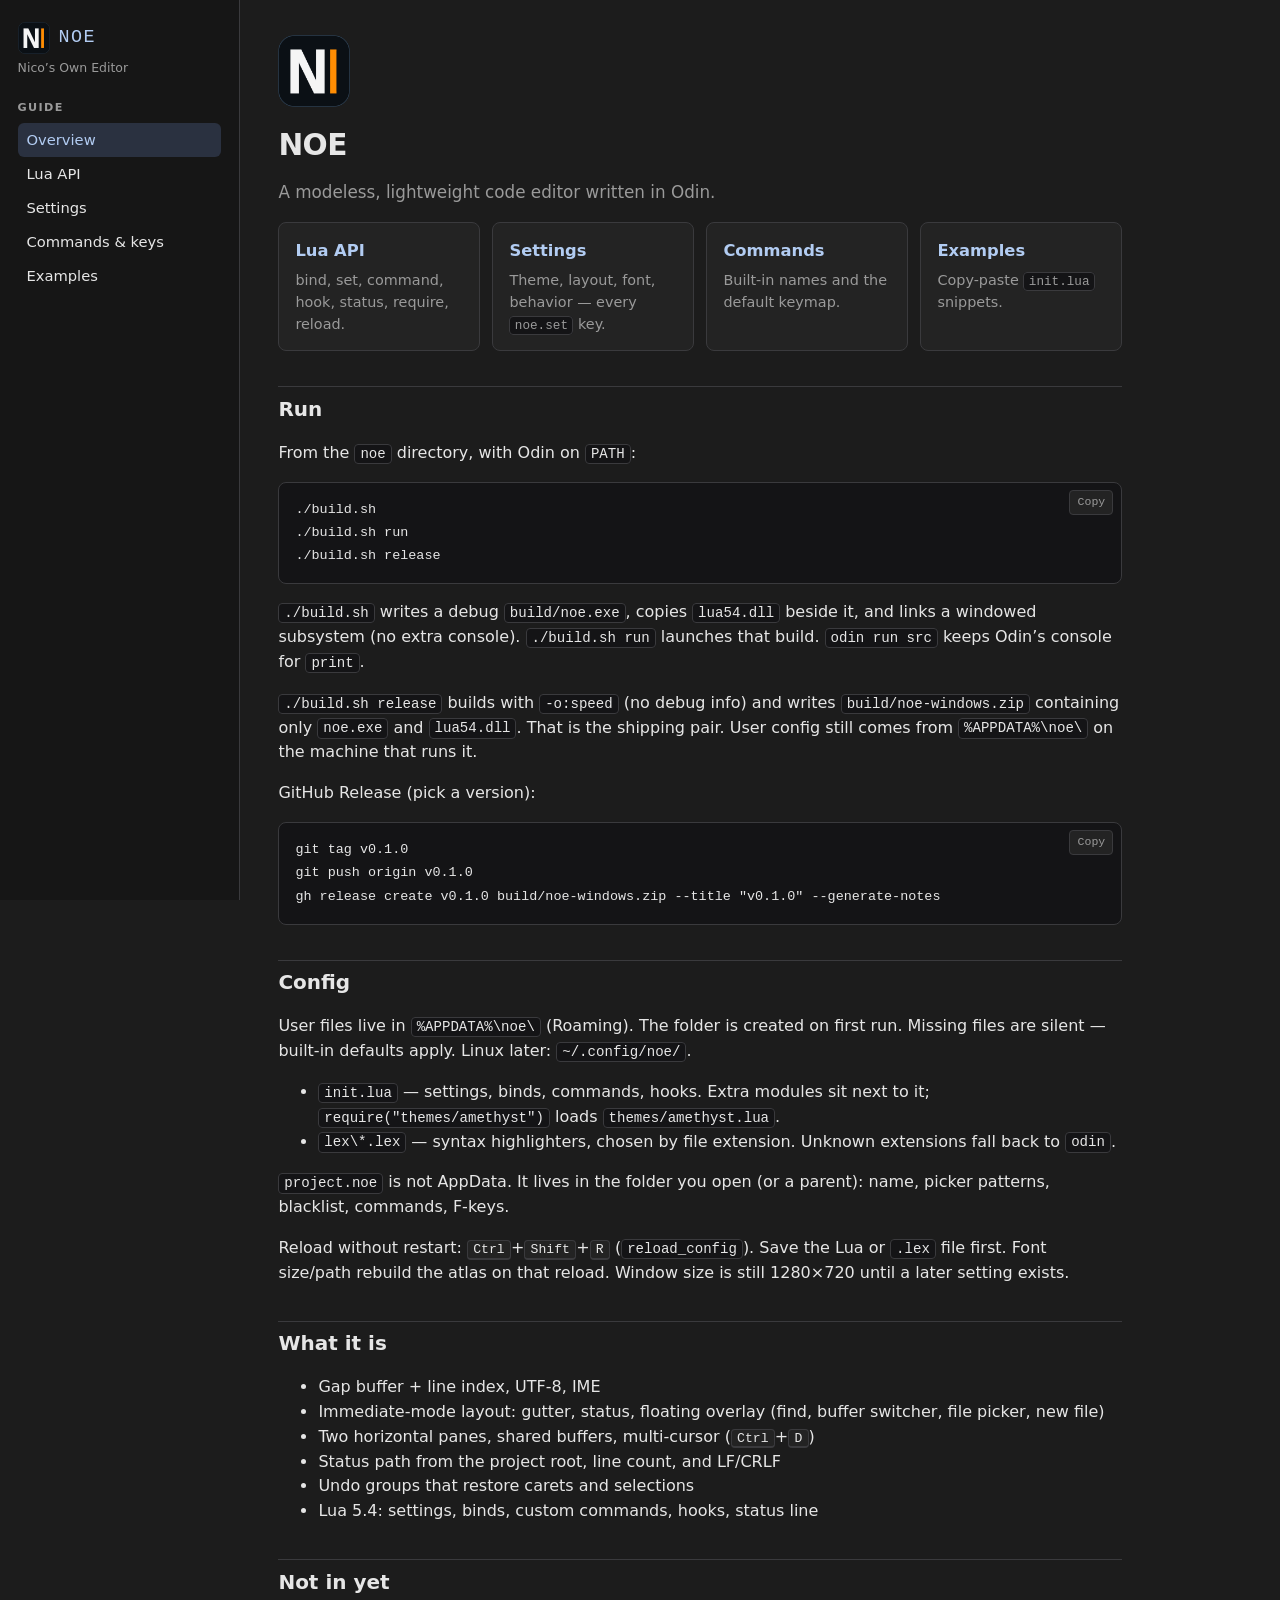
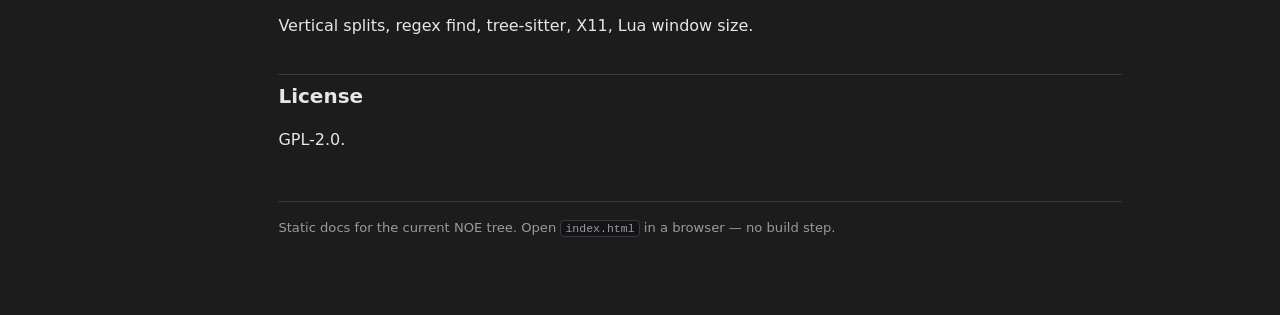
<file: docs/index.html>
<!DOCTYPE html>
<html lang="en">
<head>
    <meta charset="utf-8">
    <meta name="viewport" content="width=device-width, initial-scale=1">
    <title>NOE — Nico’s Own Editor</title>
    <link rel="icon" href="res/noe.png" type="image/png">
    <link rel="stylesheet" href="css/style.css">
</head>
<body>
<div class="layout">
<aside class="sidebar">
    <p class="brand"><img class="brand-mark" src="res/noe.png" width="32" height="32" alt="">NOE</p>
    <p class="brand-sub">Nico’s Own Editor</p>
    <nav>
        <h3>Guide</h3>
        <a href="index.html">Overview</a>
        <a href="lua.html">Lua API</a>
        <a href="settings.html">Settings</a>
        <a href="commands.html">Commands &amp; keys</a>
        <a href="examples.html">Examples</a>
    </nav>
</aside>
<main class="content">
    <img class="hero-mark" src="res/noe.png" width="72" height="72" alt="NOE">
    <h1>NOE</h1>
    <p class="lead">A modeless, lightweight code editor written in Odin.</p>

    <div class="cards">
        <a class="card" href="lua.html">
            <h3>Lua API</h3>
            <p>bind, set, command, hook, status, require, reload.</p>
        </a>
        <a class="card" href="settings.html">
            <h3>Settings</h3>
            <p>Theme, layout, font, behavior — every <code>noe.set</code> key.</p>
        </a>
        <a class="card" href="commands.html">
            <h3>Commands</h3>
            <p>Built-in names and the default keymap.</p>
        </a>
        <a class="card" href="examples.html">
            <h3>Examples</h3>
            <p>Copy-paste <code>init.lua</code> snippets.</p>
        </a>
    </div>

    <h2>Run</h2>
    <p>From the <code>noe</code> directory, with Odin on <code>PATH</code>:</p>
<pre><code>./build.sh
./build.sh run
./build.sh release</code></pre>
    <p><code>./build.sh</code> writes a debug <code>build/noe.exe</code>, copies <code>lua54.dll</code> beside it, and links a windowed subsystem (no extra console). <code>./build.sh run</code> launches that build. <code>odin run src</code> keeps Odin’s console for <code>print</code>.</p>
    <p><code>./build.sh release</code> builds with <code>-o:speed</code> (no debug info) and writes <code>build/noe-windows.zip</code> containing only <code>noe.exe</code> and <code>lua54.dll</code>. That is the shipping pair. User config still comes from <code>%APPDATA%\noe\</code> on the machine that runs it.</p>
    <p>GitHub Release (pick a version):</p>
<pre><code>git tag v0.1.0
git push origin v0.1.0
gh release create v0.1.0 build/noe-windows.zip --title "v0.1.0" --generate-notes</code></pre>

    <h2>Config</h2>
    <p>User files live in <code>%APPDATA%\noe\</code> (Roaming). The folder is created on first run. Missing files are silent — built-in defaults apply. Linux later: <code>~/.config/noe/</code>.</p>
    <ul>
        <li><code>init.lua</code> — settings, binds, commands, hooks. Extra modules sit next to it; <code>require("themes/amethyst")</code> loads <code>themes/amethyst.lua</code>.</li>
        <li><code>lex\*.lex</code> — syntax highlighters, chosen by file extension. Unknown extensions fall back to <code>odin</code>.</li>
    </ul>
    <p><code>project.noe</code> is not AppData. It lives in the folder you open (or a parent): name, picker patterns, blacklist, commands, F-keys.</p>
    <p>Reload without restart: <kbd>Ctrl</kbd>+<kbd>Shift</kbd>+<kbd>R</kbd> (<code>reload_config</code>). Save the Lua or <code>.lex</code> file first. Font size/path rebuild the atlas on that reload. Window size is still 1280×720 until a later setting exists.</p>

    <h2>What it is</h2>
    <ul>
        <li>Gap buffer + line index, UTF-8, IME</li>
        <li>Immediate-mode layout: gutter, status, floating overlay (find, buffer switcher, file picker, new file)</li>
        <li>Two horizontal panes, shared buffers, multi-cursor (<kbd>Ctrl</kbd>+<kbd>D</kbd>)</li>
        <li>Status path from the project root, line count, and LF/CRLF</li>
        <li>Undo groups that restore carets and selections</li>
        <li>Lua 5.4: settings, binds, custom commands, hooks, status line</li>
    </ul>

    <h2>Not in yet</h2>
    <p>Vertical splits, regex find, tree-sitter, X11, Lua window size.</p>

    <h2>License</h2>
    <p>GPL-2.0.</p>

    <p class="footer">Static docs for the current NOE tree. Open <code>index.html</code> in a browser — no build step.</p>
</main>
</div>
<script src="js/nav.js"></script>
</body>
</html>
</file>
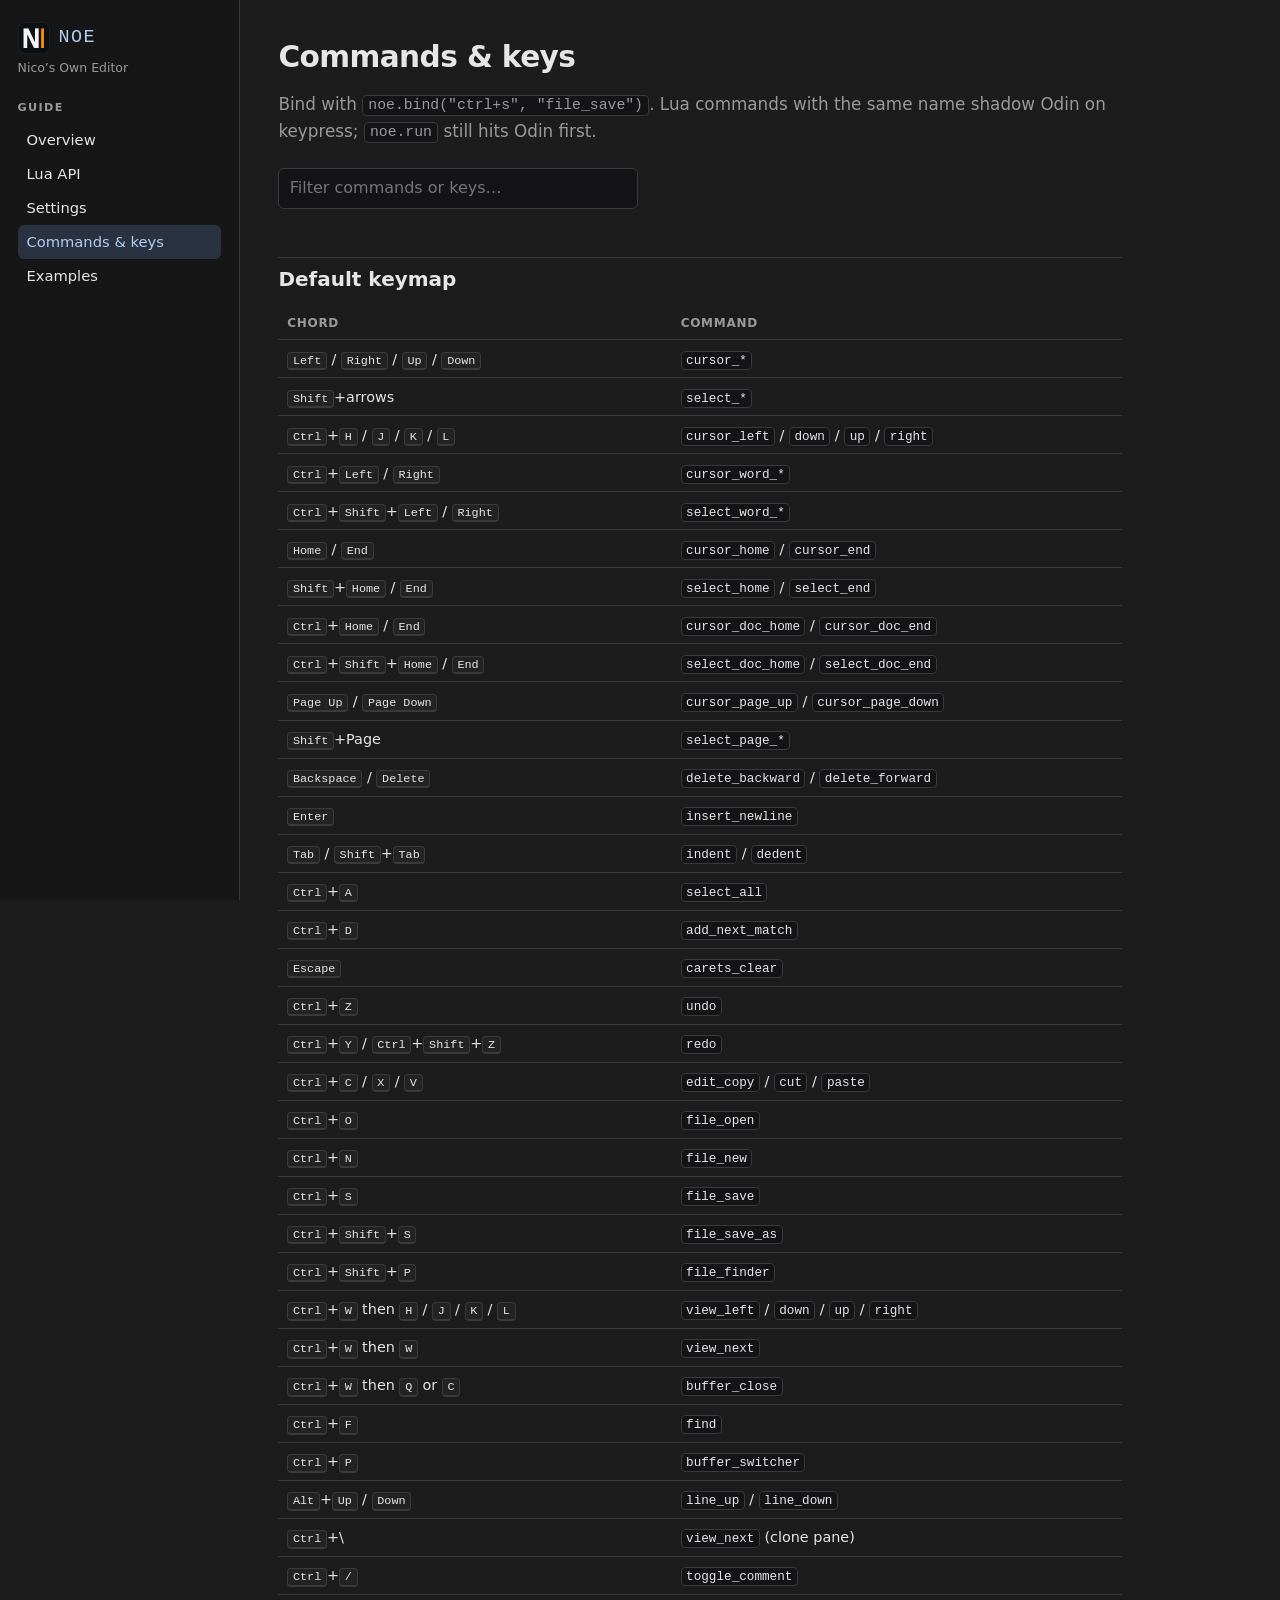
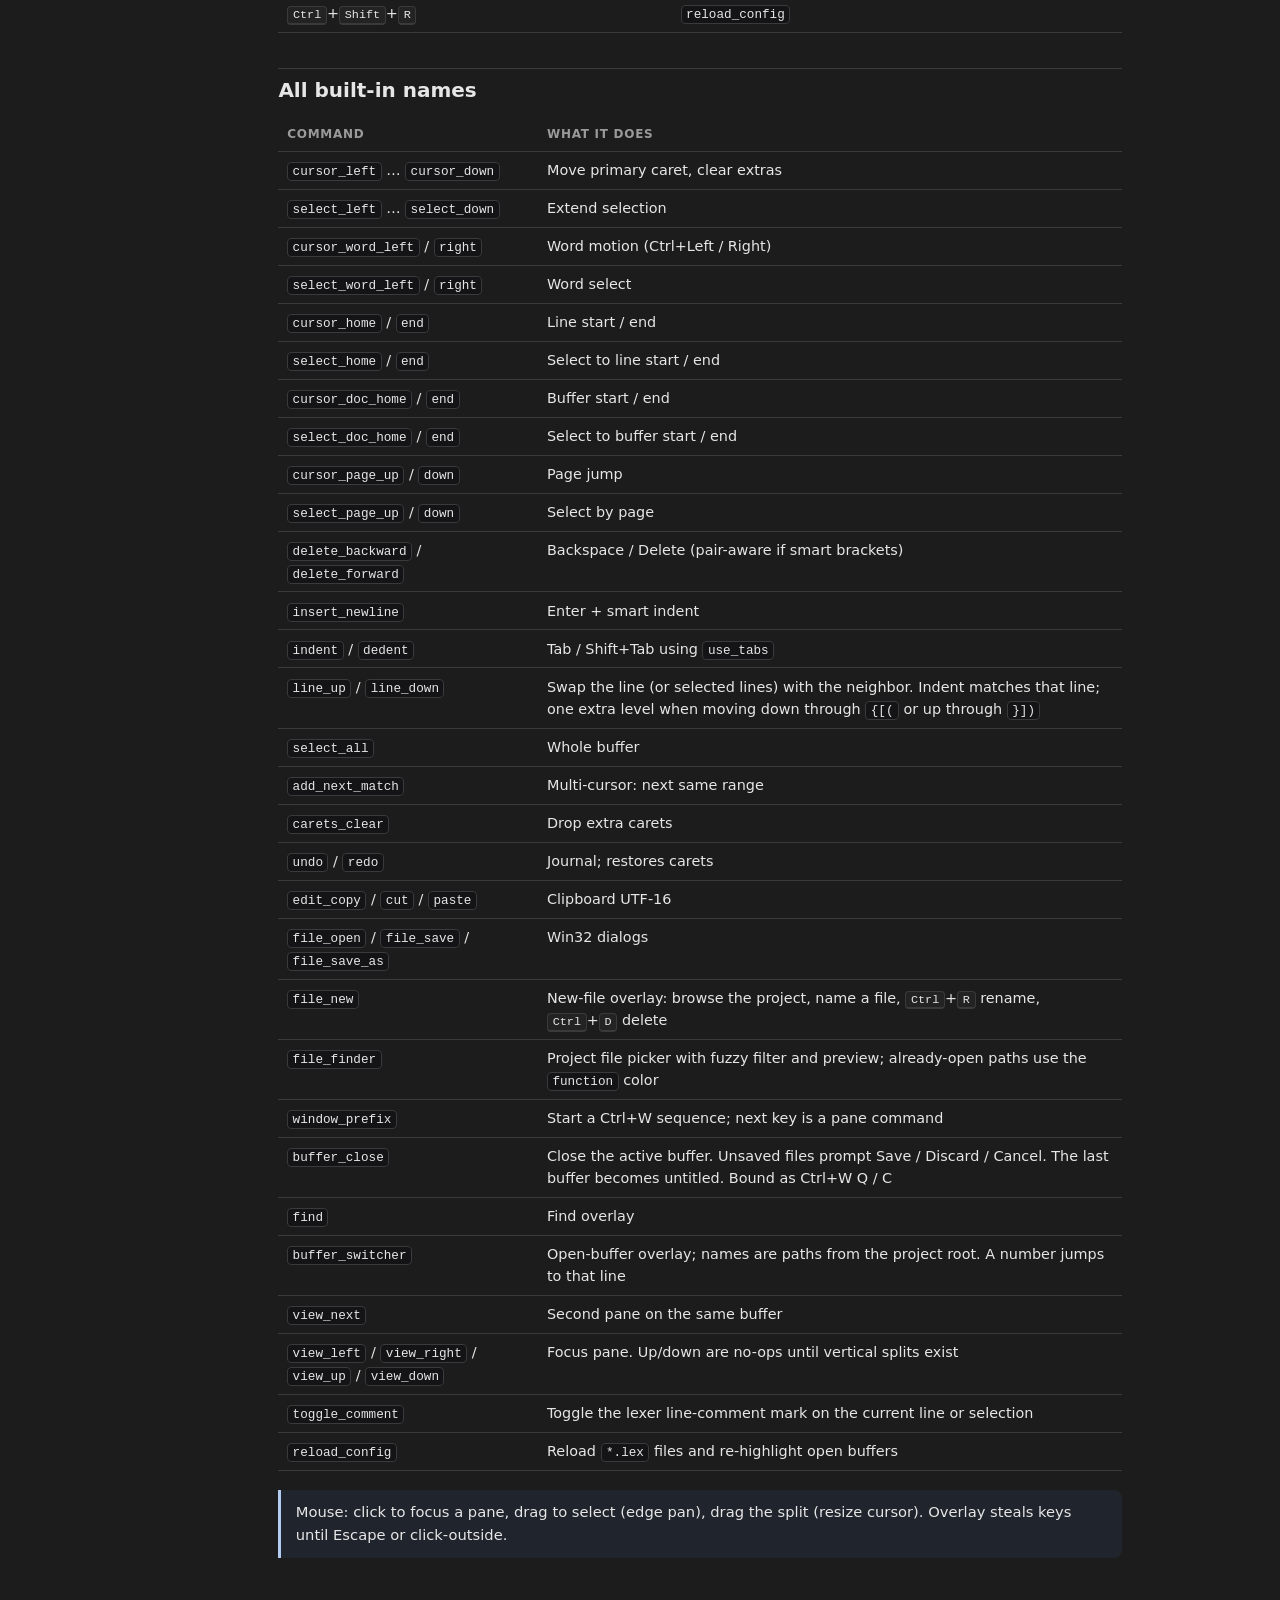
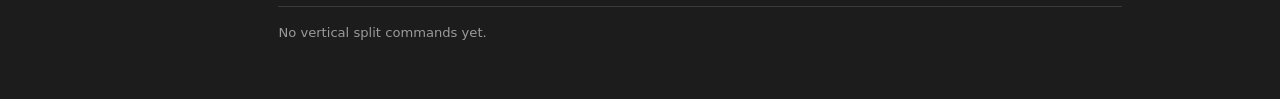
<file: docs/commands.html>
<!DOCTYPE html>
<html lang="en">
<head>
    <meta charset="utf-8">
    <meta name="viewport" content="width=device-width, initial-scale=1">
    <title>Commands — NOE</title>
    <link rel="icon" href="res/noe.png" type="image/png">
    <link rel="stylesheet" href="css/style.css">
</head>
<body>
<div class="layout">
<aside class="sidebar">
    <p class="brand"><img class="brand-mark" src="res/noe.png" width="32" height="32" alt="">NOE</p>
    <p class="brand-sub">Nico’s Own Editor</p>
    <nav>
        <h3>Guide</h3>
        <a href="index.html">Overview</a>
        <a href="lua.html">Lua API</a>
        <a href="settings.html">Settings</a>
        <a href="commands.html">Commands &amp; keys</a>
        <a href="examples.html">Examples</a>
    </nav>
</aside>
<main class="content">
    <h1>Commands &amp; keys</h1>
    <p class="lead">Bind with <code>noe.bind("ctrl+s", "file_save")</code>. Lua commands with the same name shadow Odin on keypress; <code>noe.run</code> still hits Odin first.</p>
    <input class="filter" id="filter" type="search" placeholder="Filter commands or keys…">

    <h2>Default keymap</h2>
    <table class="filterable">
        <thead><tr><th>Chord</th><th>Command</th></tr></thead>
        <tbody>
            <tr><td><kbd>Left</kbd> / <kbd>Right</kbd> / <kbd>Up</kbd> / <kbd>Down</kbd></td><td><code>cursor_*</code></td></tr>
            <tr><td><kbd>Shift</kbd>+arrows</td><td><code>select_*</code></td></tr>
            <tr><td><kbd>Ctrl</kbd>+<kbd>H</kbd> / <kbd>J</kbd> / <kbd>K</kbd> / <kbd>L</kbd></td><td><code>cursor_left</code> / <code>down</code> / <code>up</code> / <code>right</code></td></tr>
            <tr><td><kbd>Ctrl</kbd>+<kbd>Left</kbd> / <kbd>Right</kbd></td><td><code>cursor_word_*</code></td></tr>
            <tr><td><kbd>Ctrl</kbd>+<kbd>Shift</kbd>+<kbd>Left</kbd> / <kbd>Right</kbd></td><td><code>select_word_*</code></td></tr>
            <tr><td><kbd>Home</kbd> / <kbd>End</kbd></td><td><code>cursor_home</code> / <code>cursor_end</code></td></tr>
            <tr><td><kbd>Shift</kbd>+<kbd>Home</kbd> / <kbd>End</kbd></td><td><code>select_home</code> / <code>select_end</code></td></tr>
            <tr><td><kbd>Ctrl</kbd>+<kbd>Home</kbd> / <kbd>End</kbd></td><td><code>cursor_doc_home</code> / <code>cursor_doc_end</code></td></tr>
            <tr><td><kbd>Ctrl</kbd>+<kbd>Shift</kbd>+<kbd>Home</kbd> / <kbd>End</kbd></td><td><code>select_doc_home</code> / <code>select_doc_end</code></td></tr>
            <tr><td><kbd>Page Up</kbd> / <kbd>Page Down</kbd></td><td><code>cursor_page_up</code> / <code>cursor_page_down</code></td></tr>
            <tr><td><kbd>Shift</kbd>+Page</td><td><code>select_page_*</code></td></tr>
            <tr><td><kbd>Backspace</kbd> / <kbd>Delete</kbd></td><td><code>delete_backward</code> / <code>delete_forward</code></td></tr>
            <tr><td><kbd>Enter</kbd></td><td><code>insert_newline</code></td></tr>
            <tr><td><kbd>Tab</kbd> / <kbd>Shift</kbd>+<kbd>Tab</kbd></td><td><code>indent</code> / <code>dedent</code></td></tr>
            <tr><td><kbd>Ctrl</kbd>+<kbd>A</kbd></td><td><code>select_all</code></td></tr>
            <tr><td><kbd>Ctrl</kbd>+<kbd>D</kbd></td><td><code>add_next_match</code></td></tr>
            <tr><td><kbd>Escape</kbd></td><td><code>carets_clear</code></td></tr>
            <tr><td><kbd>Ctrl</kbd>+<kbd>Z</kbd></td><td><code>undo</code></td></tr>
            <tr><td><kbd>Ctrl</kbd>+<kbd>Y</kbd> / <kbd>Ctrl</kbd>+<kbd>Shift</kbd>+<kbd>Z</kbd></td><td><code>redo</code></td></tr>
            <tr><td><kbd>Ctrl</kbd>+<kbd>C</kbd> / <kbd>X</kbd> / <kbd>V</kbd></td><td><code>edit_copy</code> / <code>cut</code> / <code>paste</code></td></tr>
            <tr><td><kbd>Ctrl</kbd>+<kbd>O</kbd></td><td><code>file_open</code></td></tr>
            <tr><td><kbd>Ctrl</kbd>+<kbd>N</kbd></td><td><code>file_new</code></td></tr>
            <tr><td><kbd>Ctrl</kbd>+<kbd>S</kbd></td><td><code>file_save</code></td></tr>
            <tr><td><kbd>Ctrl</kbd>+<kbd>Shift</kbd>+<kbd>S</kbd></td><td><code>file_save_as</code></td></tr>
            <tr><td><kbd>Ctrl</kbd>+<kbd>Shift</kbd>+<kbd>P</kbd></td><td><code>file_finder</code></td></tr>
            <tr><td><kbd>Ctrl</kbd>+<kbd>W</kbd> then <kbd>H</kbd> / <kbd>J</kbd> / <kbd>K</kbd> / <kbd>L</kbd></td><td><code>view_left</code> / <code>down</code> / <code>up</code> / <code>right</code></td></tr>
            <tr><td><kbd>Ctrl</kbd>+<kbd>W</kbd> then <kbd>W</kbd></td><td><code>view_next</code></td></tr>
            <tr><td><kbd>Ctrl</kbd>+<kbd>W</kbd> then <kbd>Q</kbd> or <kbd>C</kbd></td><td><code>buffer_close</code></td></tr>
            <tr><td><kbd>Ctrl</kbd>+<kbd>F</kbd></td><td><code>find</code></td></tr>
            <tr><td><kbd>Ctrl</kbd>+<kbd>P</kbd></td><td><code>buffer_switcher</code></td></tr>
            <tr><td><kbd>Alt</kbd>+<kbd>Up</kbd> / <kbd>Down</kbd></td><td><code>line_up</code> / <code>line_down</code></td></tr>
            <tr><td><kbd>Ctrl</kbd>+\</td><td><code>view_next</code> (clone pane)</td></tr>
            <tr><td><kbd>Ctrl</kbd>+<kbd>/</kbd></td><td><code>toggle_comment</code></td></tr>
            <tr><td><kbd>Ctrl</kbd>+<kbd>Shift</kbd>+<kbd>R</kbd></td><td><code>reload_config</code></td></tr>
        </tbody>
    </table>

    <h2>All built-in names</h2>
    <table class="filterable">
        <thead><tr><th>Command</th><th>What it does</th></tr></thead>
        <tbody>
            <tr><td><code>cursor_left</code> … <code>cursor_down</code></td><td>Move primary caret, clear extras</td></tr>
            <tr><td><code>select_left</code> … <code>select_down</code></td><td>Extend selection</td></tr>
            <tr><td><code>cursor_word_left</code> / <code>right</code></td><td>Word motion (Ctrl+Left / Right)</td></tr>
            <tr><td><code>select_word_left</code> / <code>right</code></td><td>Word select</td></tr>
            <tr><td><code>cursor_home</code> / <code>end</code></td><td>Line start / end</td></tr>
            <tr><td><code>select_home</code> / <code>end</code></td><td>Select to line start / end</td></tr>
            <tr><td><code>cursor_doc_home</code> / <code>end</code></td><td>Buffer start / end</td></tr>
            <tr><td><code>select_doc_home</code> / <code>end</code></td><td>Select to buffer start / end</td></tr>
            <tr><td><code>cursor_page_up</code> / <code>down</code></td><td>Page jump</td></tr>
            <tr><td><code>select_page_up</code> / <code>down</code></td><td>Select by page</td></tr>
            <tr><td><code>delete_backward</code> / <code>delete_forward</code></td><td>Backspace / Delete (pair-aware if smart brackets)</td></tr>
            <tr><td><code>insert_newline</code></td><td>Enter + smart indent</td></tr>
            <tr><td><code>indent</code> / <code>dedent</code></td><td>Tab / Shift+Tab using <code>use_tabs</code></td></tr>
            <tr><td><code>line_up</code> / <code>line_down</code></td><td>Swap the line (or selected lines) with the neighbor. Indent matches that line; one extra level when moving down through <code>{[(</code> or up through <code>}])</code></td></tr>
            <tr><td><code>select_all</code></td><td>Whole buffer</td></tr>
            <tr><td><code>add_next_match</code></td><td>Multi-cursor: next same range</td></tr>
            <tr><td><code>carets_clear</code></td><td>Drop extra carets</td></tr>
            <tr><td><code>undo</code> / <code>redo</code></td><td>Journal; restores carets</td></tr>
            <tr><td><code>edit_copy</code> / <code>cut</code> / <code>paste</code></td><td>Clipboard UTF-16</td></tr>
            <tr><td><code>file_open</code> / <code>file_save</code> / <code>file_save_as</code></td><td>Win32 dialogs</td></tr>
            <tr><td><code>file_new</code></td><td>New-file overlay: browse the project, name a file, <kbd>Ctrl</kbd>+<kbd>R</kbd> rename, <kbd>Ctrl</kbd>+<kbd>D</kbd> delete</td></tr>
            <tr><td><code>file_finder</code></td><td>Project file picker with fuzzy filter and preview; already-open paths use the <code>function</code> color</td></tr>
            <tr><td><code>window_prefix</code></td><td>Start a Ctrl+W sequence; next key is a pane command</td></tr>
            <tr><td><code>buffer_close</code></td><td>Close the active buffer. Unsaved files prompt Save / Discard / Cancel. The last buffer becomes untitled. Bound as Ctrl+W Q / C</td></tr>
            <tr><td><code>find</code></td><td>Find overlay</td></tr>
            <tr><td><code>buffer_switcher</code></td><td>Open-buffer overlay; names are paths from the project root. A number jumps to that line</td></tr>
            <tr><td><code>view_next</code></td><td>Second pane on the same buffer</td></tr>
            <tr><td><code>view_left</code> / <code>view_right</code> / <code>view_up</code> / <code>view_down</code></td><td>Focus pane. Up/down are no-ops until vertical splits exist</td></tr>
            <tr><td><code>toggle_comment</code></td><td>Toggle the lexer line-comment mark on the current line or selection</td></tr>
            <tr><td><code>reload_config</code></td><td>Reload <code>*.lex</code> files and re-highlight open buffers</td></tr>
        </tbody>
    </table>

    <div class="callout">
        Mouse: click to focus a pane, drag to select (edge pan), drag the split (resize cursor). Overlay steals keys until Escape or click-outside.
    </div>

    <p class="footer">No vertical split commands yet.</p>
</main>
</div>
<script src="js/nav.js"></script>
</body>
</html>
</file>
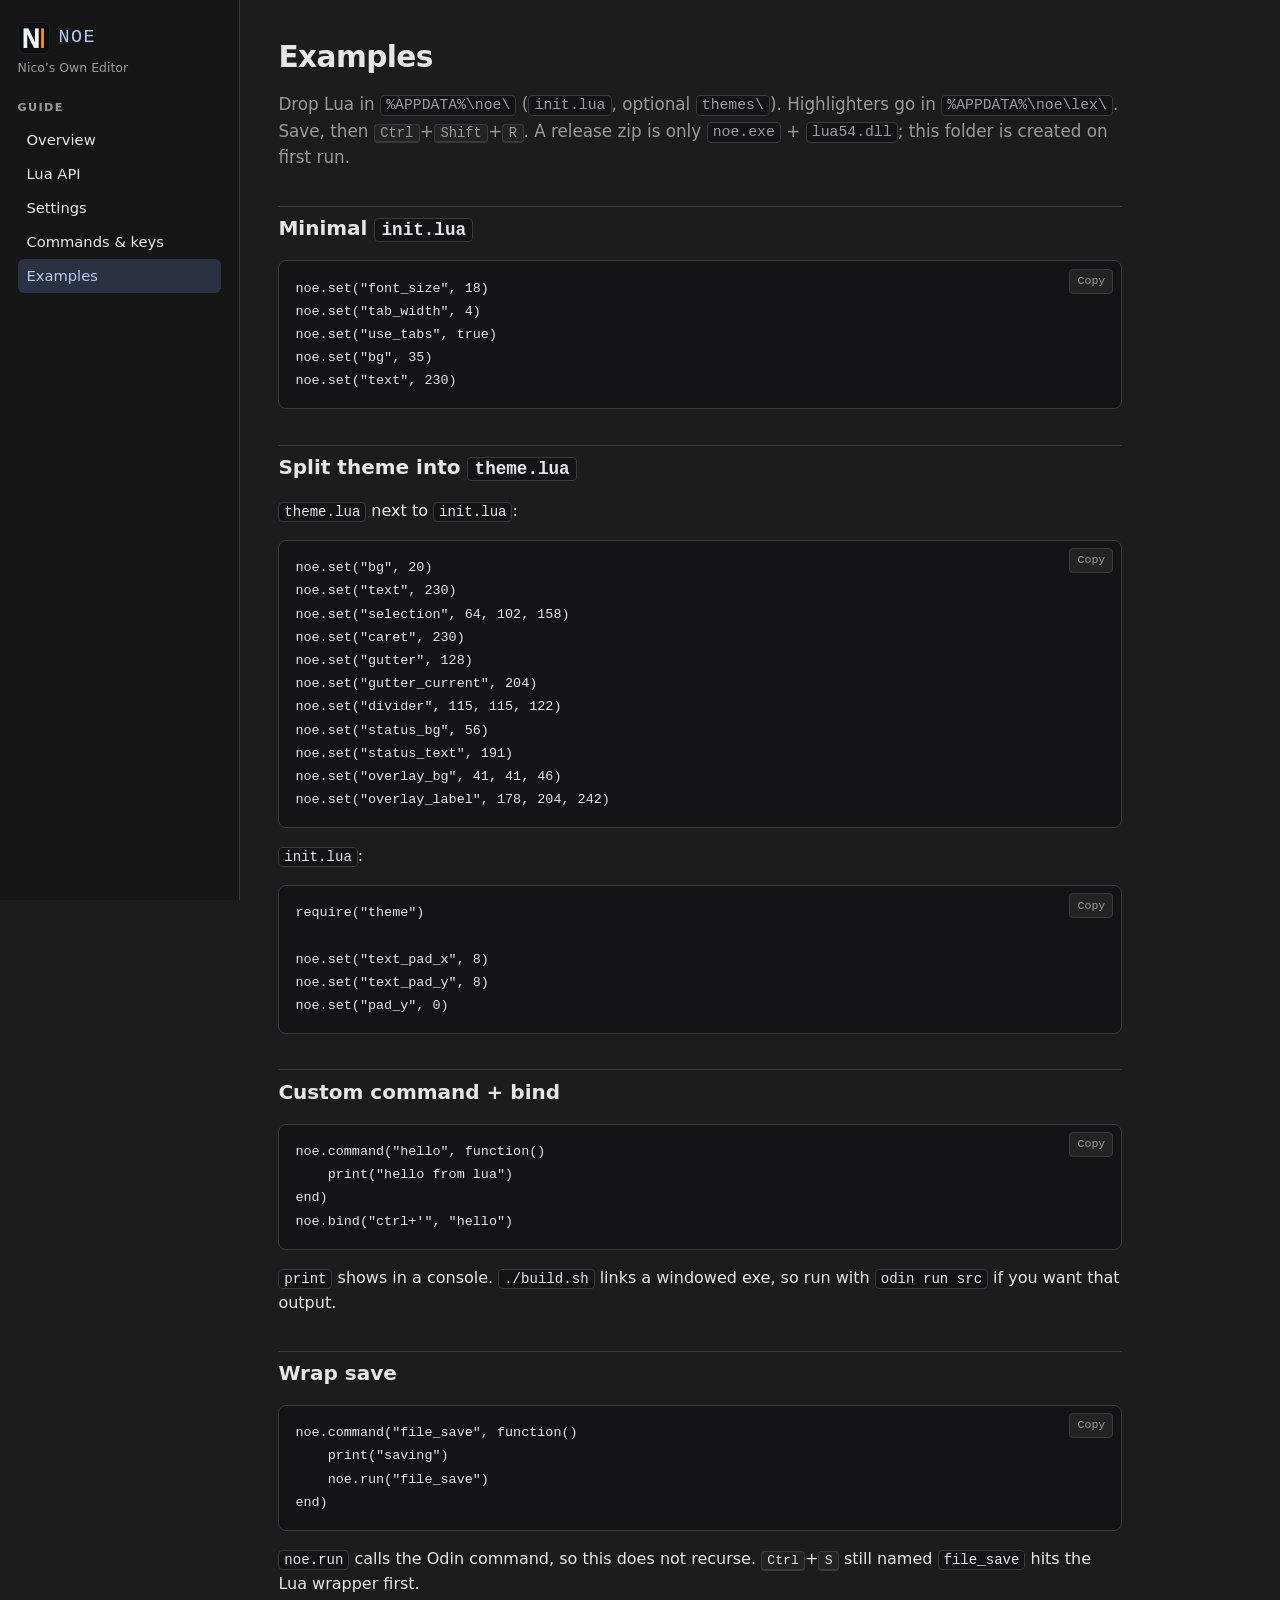
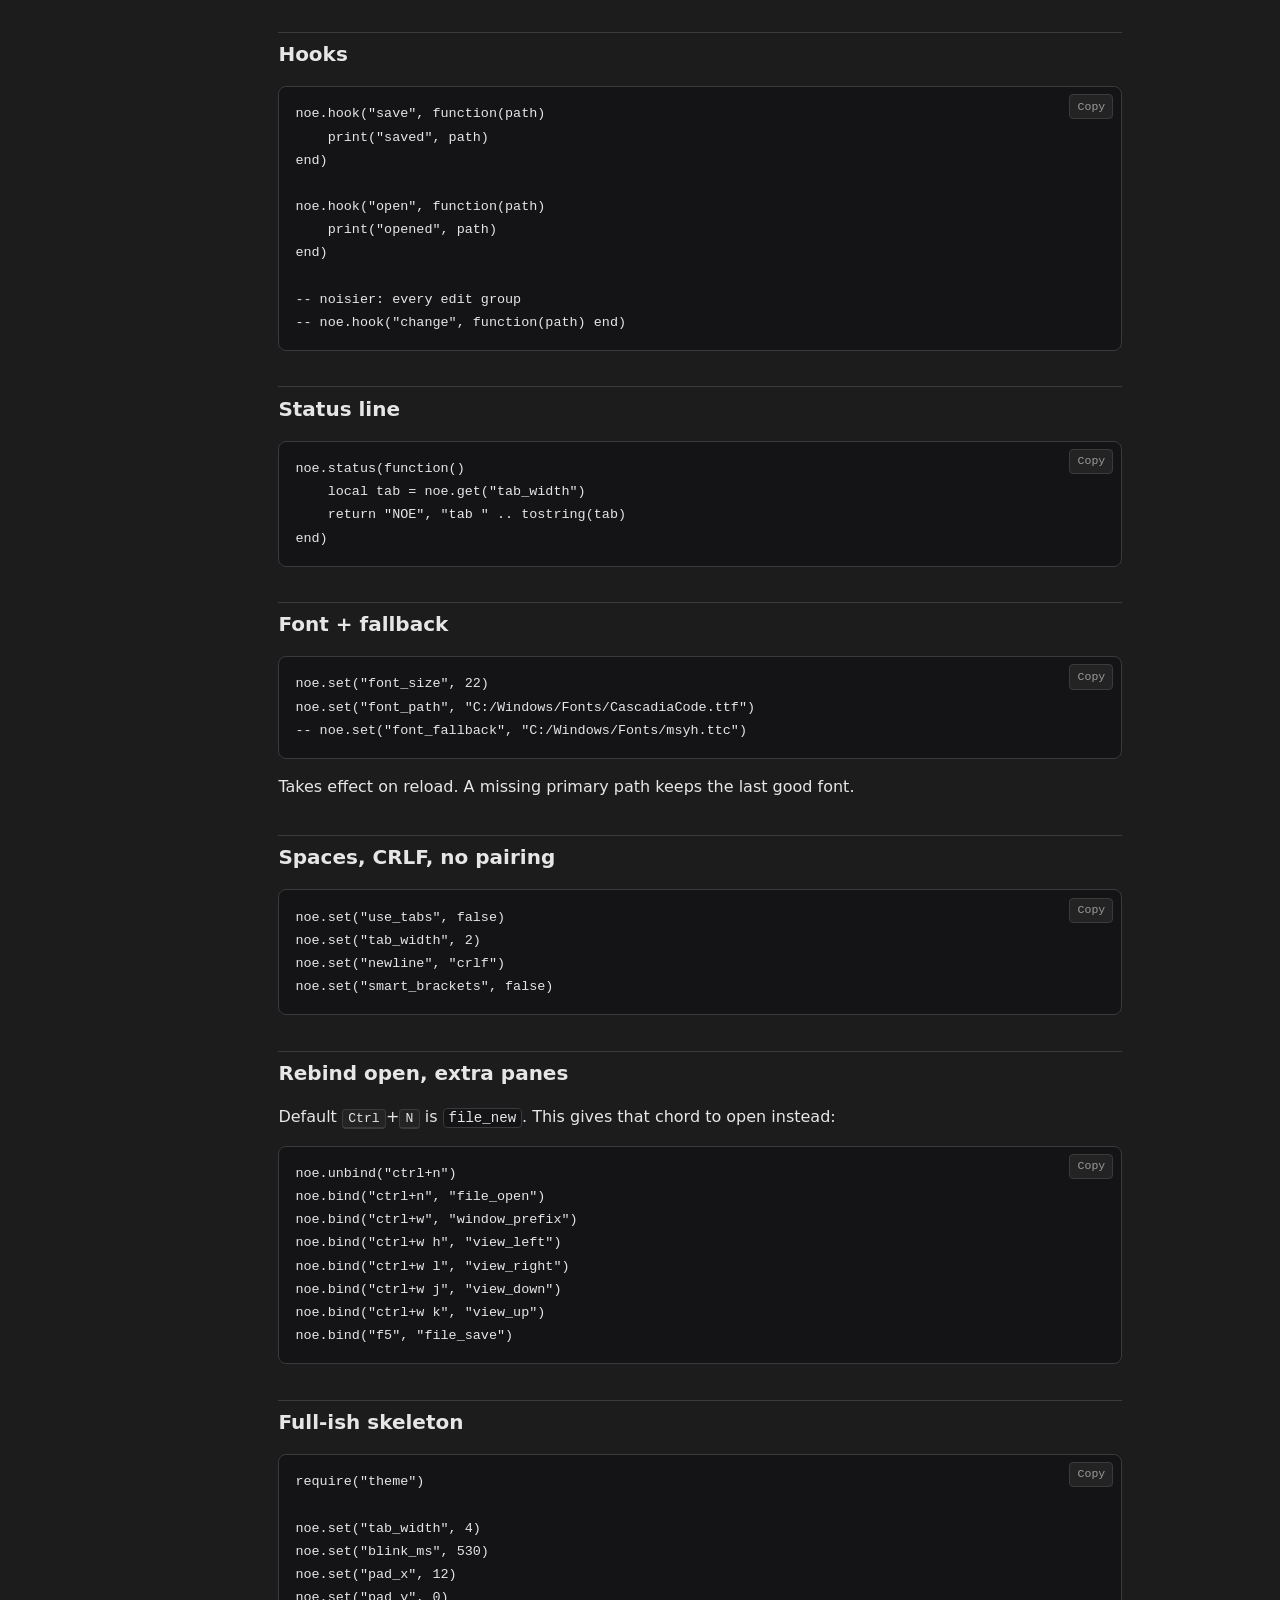
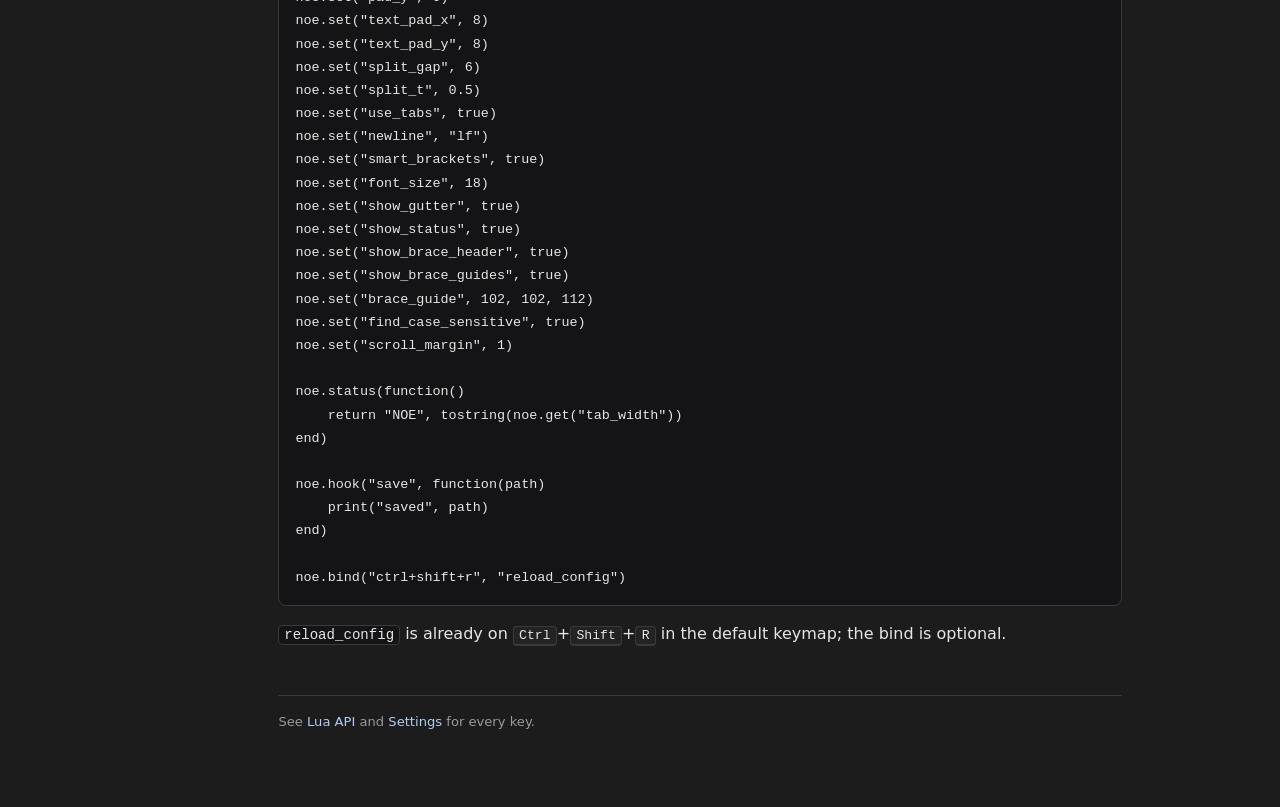
<file: docs/examples.html>
<!DOCTYPE html>
<html lang="en">
<head>
    <meta charset="utf-8">
    <meta name="viewport" content="width=device-width, initial-scale=1">
    <title>Examples — NOE</title>
    <link rel="icon" href="res/noe.png" type="image/png">
    <link rel="stylesheet" href="css/style.css">
</head>
<body>
<div class="layout">
<aside class="sidebar">
    <p class="brand"><img class="brand-mark" src="res/noe.png" width="32" height="32" alt="">NOE</p>
    <p class="brand-sub">Nico’s Own Editor</p>
    <nav>
        <h3>Guide</h3>
        <a href="index.html">Overview</a>
        <a href="lua.html">Lua API</a>
        <a href="settings.html">Settings</a>
        <a href="commands.html">Commands &amp; keys</a>
        <a href="examples.html">Examples</a>
    </nav>
</aside>
<main class="content">
    <h1>Examples</h1>
    <p class="lead">Drop Lua in <code>%APPDATA%\noe\</code> (<code>init.lua</code>, optional <code>themes\</code>). Highlighters go in <code>%APPDATA%\noe\lex\</code>. Save, then <kbd>Ctrl</kbd>+<kbd>Shift</kbd>+<kbd>R</kbd>. A release zip is only <code>noe.exe</code> + <code>lua54.dll</code>; this folder is created on first run.</p>

    <h2>Minimal <code>init.lua</code></h2>
<pre><code>noe.set("font_size", 18)
noe.set("tab_width", 4)
noe.set("use_tabs", true)
noe.set("bg", 35)
noe.set("text", 230)
</code></pre>

    <h2>Split theme into <code>theme.lua</code></h2>
    <p><code>theme.lua</code> next to <code>init.lua</code>:</p>
<pre><code>noe.set("bg", 20)
noe.set("text", 230)
noe.set("selection", 64, 102, 158)
noe.set("caret", 230)
noe.set("gutter", 128)
noe.set("gutter_current", 204)
noe.set("divider", 115, 115, 122)
noe.set("status_bg", 56)
noe.set("status_text", 191)
noe.set("overlay_bg", 41, 41, 46)
noe.set("overlay_label", 178, 204, 242)
</code></pre>
    <p><code>init.lua</code>:</p>
<pre><code>require("theme")

noe.set("text_pad_x", 8)
noe.set("text_pad_y", 8)
noe.set("pad_y", 0)
</code></pre>

    <h2>Custom command + bind</h2>
<pre><code>noe.command("hello", function()
    print("hello from lua")
end)
noe.bind("ctrl+'", "hello")
</code></pre>
    <p><code>print</code> shows in a console. <code>./build.sh</code> links a windowed exe, so run with <code>odin run src</code> if you want that output.</p>

    <h2>Wrap save</h2>
<pre><code>noe.command("file_save", function()
    print("saving")
    noe.run("file_save")
end)
</code></pre>
    <p><code>noe.run</code> calls the Odin command, so this does not recurse. <kbd>Ctrl</kbd>+<kbd>S</kbd> still named <code>file_save</code> hits the Lua wrapper first.</p>

    <h2>Hooks</h2>
<pre><code>noe.hook("save", function(path)
    print("saved", path)
end)

noe.hook("open", function(path)
    print("opened", path)
end)

-- noisier: every edit group
-- noe.hook("change", function(path) end)
</code></pre>

    <h2>Status line</h2>
<pre><code>noe.status(function()
    local tab = noe.get("tab_width")
    return "NOE", "tab " .. tostring(tab)
end)
</code></pre>

    <h2>Font + fallback</h2>
<pre><code>noe.set("font_size", 22)
noe.set("font_path", "C:/Windows/Fonts/CascadiaCode.ttf")
-- noe.set("font_fallback", "C:/Windows/Fonts/msyh.ttc")
</code></pre>
    <p>Takes effect on reload. A missing primary path keeps the last good font.</p>

    <h2>Spaces, CRLF, no pairing</h2>
<pre><code>noe.set("use_tabs", false)
noe.set("tab_width", 2)
noe.set("newline", "crlf")
noe.set("smart_brackets", false)
</code></pre>

    <h2>Rebind open, extra panes</h2>
    <p>Default <kbd>Ctrl</kbd>+<kbd>N</kbd> is <code>file_new</code>. This gives that chord to open instead:</p>
<pre><code>noe.unbind("ctrl+n")
noe.bind("ctrl+n", "file_open")
noe.bind("ctrl+w", "window_prefix")
noe.bind("ctrl+w h", "view_left")
noe.bind("ctrl+w l", "view_right")
noe.bind("ctrl+w j", "view_down")
noe.bind("ctrl+w k", "view_up")
noe.bind("f5", "file_save")
</code></pre>

    <h2>Full-ish skeleton</h2>
<pre><code>require("theme")

noe.set("tab_width", 4)
noe.set("blink_ms", 530)
noe.set("pad_x", 12)
noe.set("pad_y", 0)
noe.set("text_pad_x", 8)
noe.set("text_pad_y", 8)
noe.set("split_gap", 6)
noe.set("split_t", 0.5)
noe.set("use_tabs", true)
noe.set("newline", "lf")
noe.set("smart_brackets", true)
noe.set("font_size", 18)
noe.set("show_gutter", true)
noe.set("show_status", true)
noe.set("show_brace_header", true)
noe.set("show_brace_guides", true)
noe.set("brace_guide", 102, 102, 112)
noe.set("find_case_sensitive", true)
noe.set("scroll_margin", 1)

noe.status(function()
    return "NOE", tostring(noe.get("tab_width"))
end)

noe.hook("save", function(path)
    print("saved", path)
end)

noe.bind("ctrl+shift+r", "reload_config")
</code></pre>
    <p><code>reload_config</code> is already on <kbd>Ctrl</kbd>+<kbd>Shift</kbd>+<kbd>R</kbd> in the default keymap; the bind is optional.</p>

    <p class="footer">See <a href="lua.html">Lua API</a> and <a href="settings.html">Settings</a> for every key.</p>
</main>
</div>
<script src="js/nav.js"></script>
</body>
</html>
</file>
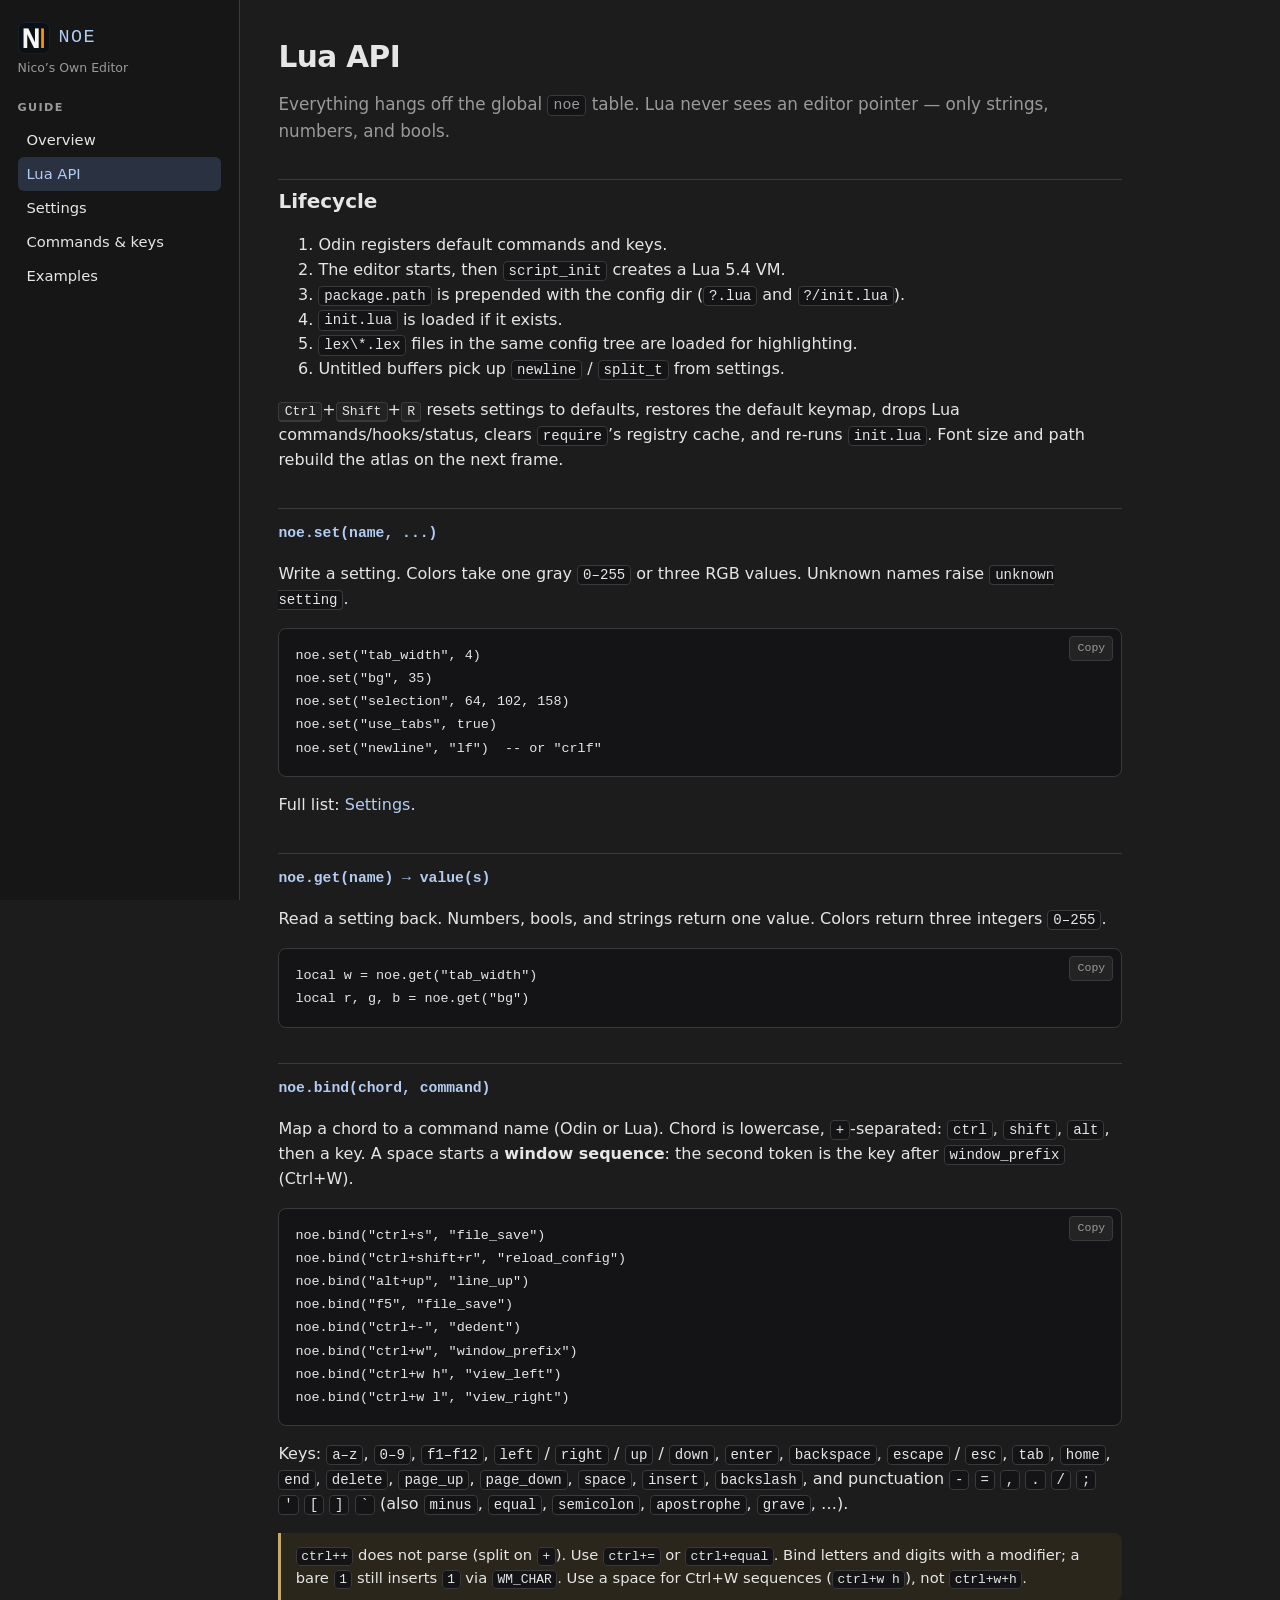
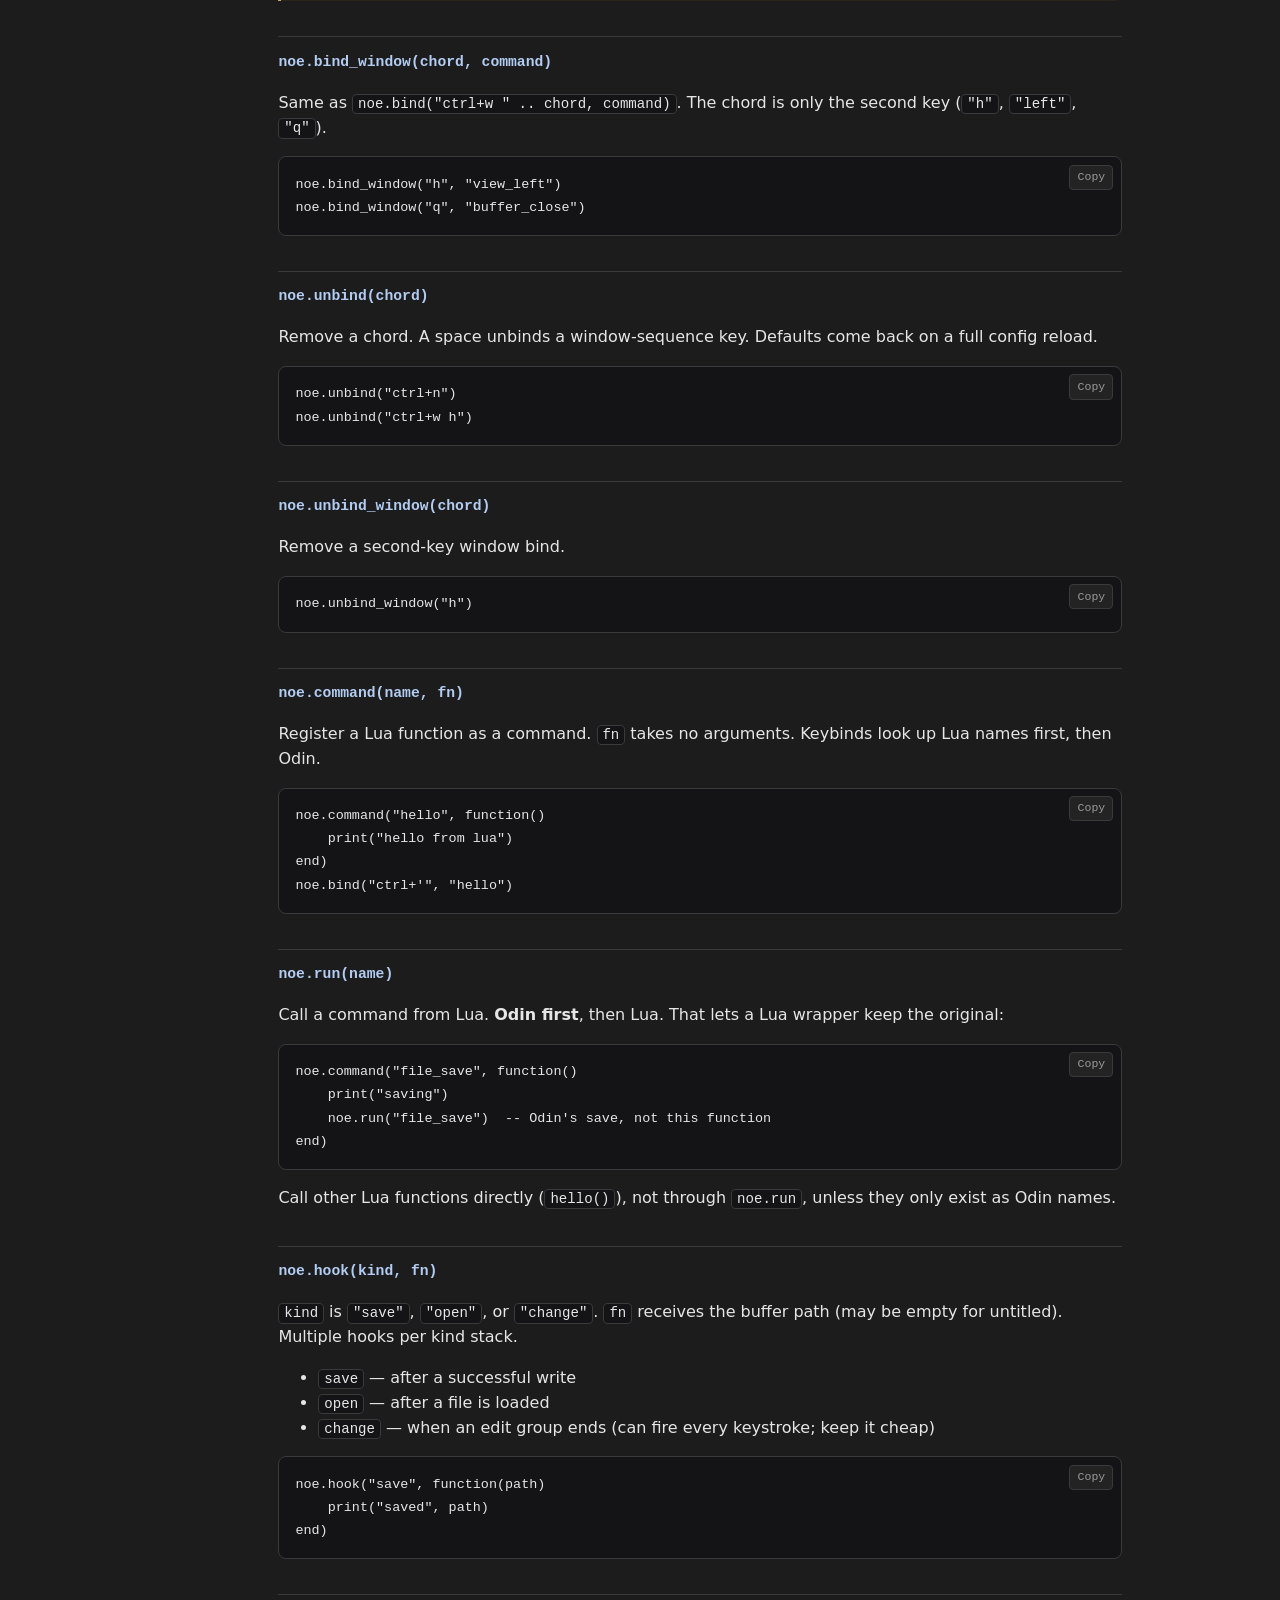
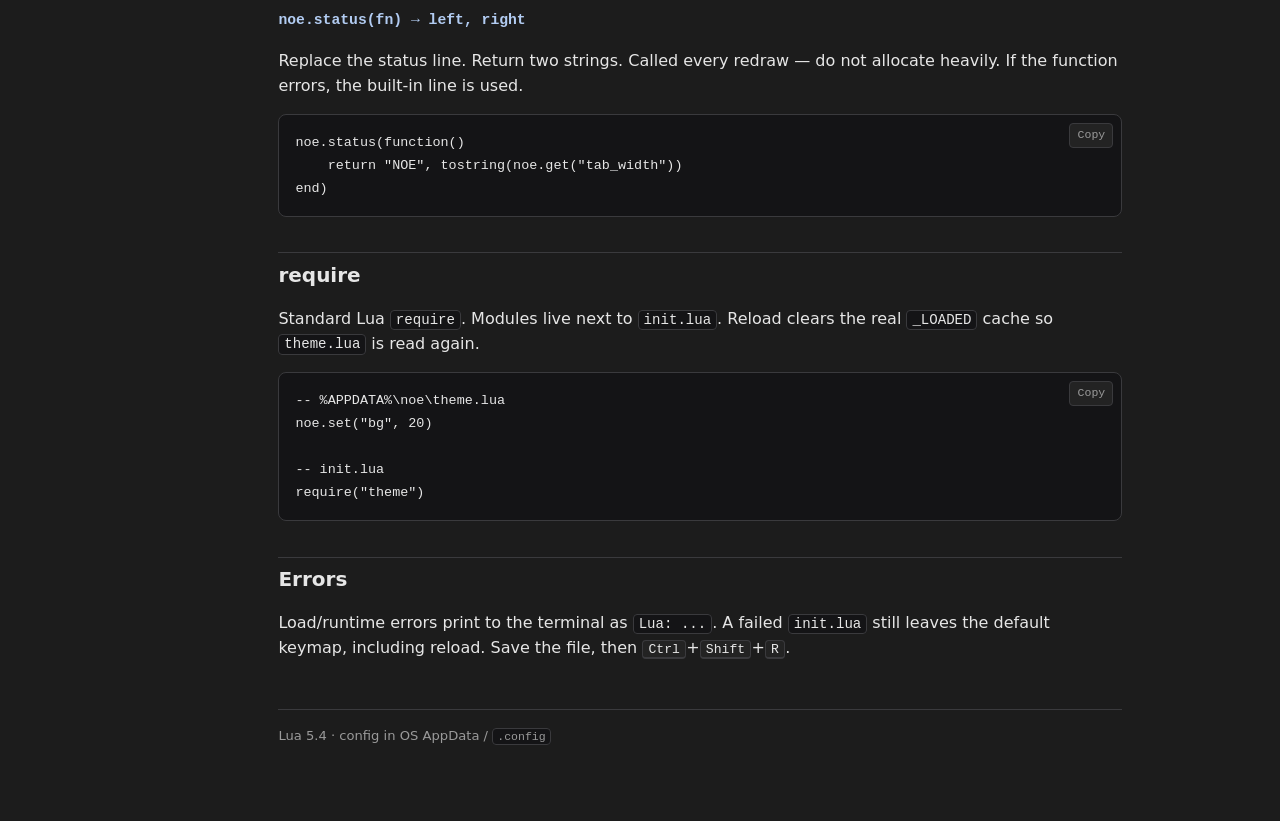
<file: docs/lua.html>
<!DOCTYPE html>
<html lang="en">
<head>
    <meta charset="utf-8">
    <meta name="viewport" content="width=device-width, initial-scale=1">
    <title>Lua API — NOE</title>
    <link rel="icon" href="res/noe.png" type="image/png">
    <link rel="stylesheet" href="css/style.css">
</head>
<body>
<div class="layout">
<aside class="sidebar">
    <p class="brand"><img class="brand-mark" src="res/noe.png" width="32" height="32" alt="">NOE</p>
    <p class="brand-sub">Nico’s Own Editor</p>
    <nav>
        <h3>Guide</h3>
        <a href="index.html">Overview</a>
        <a href="lua.html">Lua API</a>
        <a href="settings.html">Settings</a>
        <a href="commands.html">Commands &amp; keys</a>
        <a href="examples.html">Examples</a>
    </nav>
</aside>
<main class="content">
    <h1>Lua API</h1>
    <p class="lead">Everything hangs off the global <code>noe</code> table. Lua never sees an editor pointer — only strings, numbers, and bools.</p>

    <h2>Lifecycle</h2>
    <ol>
        <li>Odin registers default commands and keys.</li>
        <li>The editor starts, then <code>script_init</code> creates a Lua 5.4 VM.</li>
        <li><code>package.path</code> is prepended with the config dir (<code>?.lua</code> and <code>?/init.lua</code>).</li>
        <li><code>init.lua</code> is loaded if it exists.</li>
        <li><code>lex\*.lex</code> files in the same config tree are loaded for highlighting.</li>
        <li>Untitled buffers pick up <code>newline</code> / <code>split_t</code> from settings.</li>
    </ol>
    <p><kbd>Ctrl</kbd>+<kbd>Shift</kbd>+<kbd>R</kbd> resets settings to defaults, restores the default keymap, drops Lua commands/hooks/status, clears <code>require</code>’s registry cache, and re-runs <code>init.lua</code>. Font size and path rebuild the atlas on the next frame.</p>

    <h2 id="set"><span class="sig">noe.set(name, ...)</span></h2>
    <p>Write a setting. Colors take one gray <code>0–255</code> or three RGB values. Unknown names raise <code>unknown setting</code>.</p>
<pre><code>noe.set("tab_width", 4)
noe.set("bg", 35)
noe.set("selection", 64, 102, 158)
noe.set("use_tabs", true)
noe.set("newline", "lf")  -- or "crlf"</code></pre>
    <p>Full list: <a href="settings.html">Settings</a>.</p>

    <h2 id="get"><span class="sig">noe.get(name) → value(s)</span></h2>
    <p>Read a setting back. Numbers, bools, and strings return one value. Colors return three integers <code>0–255</code>.</p>
<pre><code>local w = noe.get("tab_width")
local r, g, b = noe.get("bg")</code></pre>

    <h2 id="bind"><span class="sig">noe.bind(chord, command)</span></h2>
    <p>Map a chord to a command name (Odin or Lua). Chord is lowercase, <code>+</code>-separated: <code>ctrl</code>, <code>shift</code>, <code>alt</code>, then a key. A space starts a <strong>window sequence</strong>: the second token is the key after <code>window_prefix</code> (Ctrl+W).</p>
<pre><code>noe.bind("ctrl+s", "file_save")
noe.bind("ctrl+shift+r", "reload_config")
noe.bind("alt+up", "line_up")
noe.bind("f5", "file_save")
noe.bind("ctrl+-", "dedent")
noe.bind("ctrl+w", "window_prefix")
noe.bind("ctrl+w h", "view_left")
noe.bind("ctrl+w l", "view_right")</code></pre>
    <p>Keys: <code>a–z</code>, <code>0–9</code>, <code>f1–f12</code>, <code>left</code> / <code>right</code> / <code>up</code> / <code>down</code>, <code>enter</code>, <code>backspace</code>, <code>escape</code> / <code>esc</code>, <code>tab</code>, <code>home</code>, <code>end</code>, <code>delete</code>, <code>page_up</code>, <code>page_down</code>, <code>space</code>, <code>insert</code>, <code>backslash</code>, and punctuation <code>-</code> <code>=</code> <code>,</code> <code>.</code> <code>/</code> <code>;</code> <code>'</code> <code>[</code> <code>]</code> <code>`</code> (also <code>minus</code>, <code>equal</code>, <code>semicolon</code>, <code>apostrophe</code>, <code>grave</code>, …).</p>
    <div class="callout warn">
        <code>ctrl++</code> does not parse (split on <code>+</code>). Use <code>ctrl+=</code> or <code>ctrl+equal</code>.
        Bind letters and digits with a modifier; a bare <code>1</code> still inserts <code>1</code> via <code>WM_CHAR</code>.
        Use a space for Ctrl+W sequences (<code>ctrl+w h</code>), not <code>ctrl+w+h</code>.
    </div>

    <h2 id="bind_window"><span class="sig">noe.bind_window(chord, command)</span></h2>
    <p>Same as <code>noe.bind("ctrl+w " .. chord, command)</code>. The chord is only the second key (<code>"h"</code>, <code>"left"</code>, <code>"q"</code>).</p>
<pre><code>noe.bind_window("h", "view_left")
noe.bind_window("q", "buffer_close")</code></pre>

    <h2 id="unbind"><span class="sig">noe.unbind(chord)</span></h2>
    <p>Remove a chord. A space unbinds a window-sequence key. Defaults come back on a full config reload.</p>
<pre><code>noe.unbind("ctrl+n")
noe.unbind("ctrl+w h")</code></pre>

    <h2 id="unbind_window"><span class="sig">noe.unbind_window(chord)</span></h2>
    <p>Remove a second-key window bind.</p>
<pre><code>noe.unbind_window("h")</code></pre>

    <h2 id="command"><span class="sig">noe.command(name, fn)</span></h2>
    <p>Register a Lua function as a command. <code>fn</code> takes no arguments. Keybinds look up Lua names first, then Odin.</p>
<pre><code>noe.command("hello", function()
    print("hello from lua")
end)
noe.bind("ctrl+'", "hello")</code></pre>

    <h2 id="run"><span class="sig">noe.run(name)</span></h2>
    <p>Call a command from Lua. <strong>Odin first</strong>, then Lua. That lets a Lua wrapper keep the original:</p>
<pre><code>noe.command("file_save", function()
    print("saving")
    noe.run("file_save")  -- Odin's save, not this function
end)</code></pre>
    <p>Call other Lua functions directly (<code>hello()</code>), not through <code>noe.run</code>, unless they only exist as Odin names.</p>

    <h2 id="hook"><span class="sig">noe.hook(kind, fn)</span></h2>
    <p><code>kind</code> is <code>"save"</code>, <code>"open"</code>, or <code>"change"</code>. <code>fn</code> receives the buffer path (may be empty for untitled). Multiple hooks per kind stack.</p>
    <ul>
        <li><code>save</code> — after a successful write</li>
        <li><code>open</code> — after a file is loaded</li>
        <li><code>change</code> — when an edit group ends (can fire every keystroke; keep it cheap)</li>
    </ul>
<pre><code>noe.hook("save", function(path)
    print("saved", path)
end)</code></pre>

    <h2 id="status"><span class="sig">noe.status(fn) → left, right</span></h2>
    <p>Replace the status line. Return two strings. Called every redraw — do not allocate heavily. If the function errors, the built-in line is used.</p>
<pre><code>noe.status(function()
    return "NOE", tostring(noe.get("tab_width"))
end)</code></pre>

    <h2 id="require">require</h2>
    <p>Standard Lua <code>require</code>. Modules live next to <code>init.lua</code>. Reload clears the real <code>_LOADED</code> cache so <code>theme.lua</code> is read again.</p>
<pre><code>-- %APPDATA%\noe\theme.lua
noe.set("bg", 20)

-- init.lua
require("theme")</code></pre>

    <h2>Errors</h2>
    <p>Load/runtime errors print to the terminal as <code>Lua: ...</code>. A failed <code>init.lua</code> still leaves the default keymap, including reload. Save the file, then <kbd>Ctrl</kbd>+<kbd>Shift</kbd>+<kbd>R</kbd>.</p>

    <p class="footer">Lua 5.4 · config in OS AppData / <code>.config</code></p>
</main>
</div>
<script src="js/nav.js"></script>
</body>
</html>
</file>
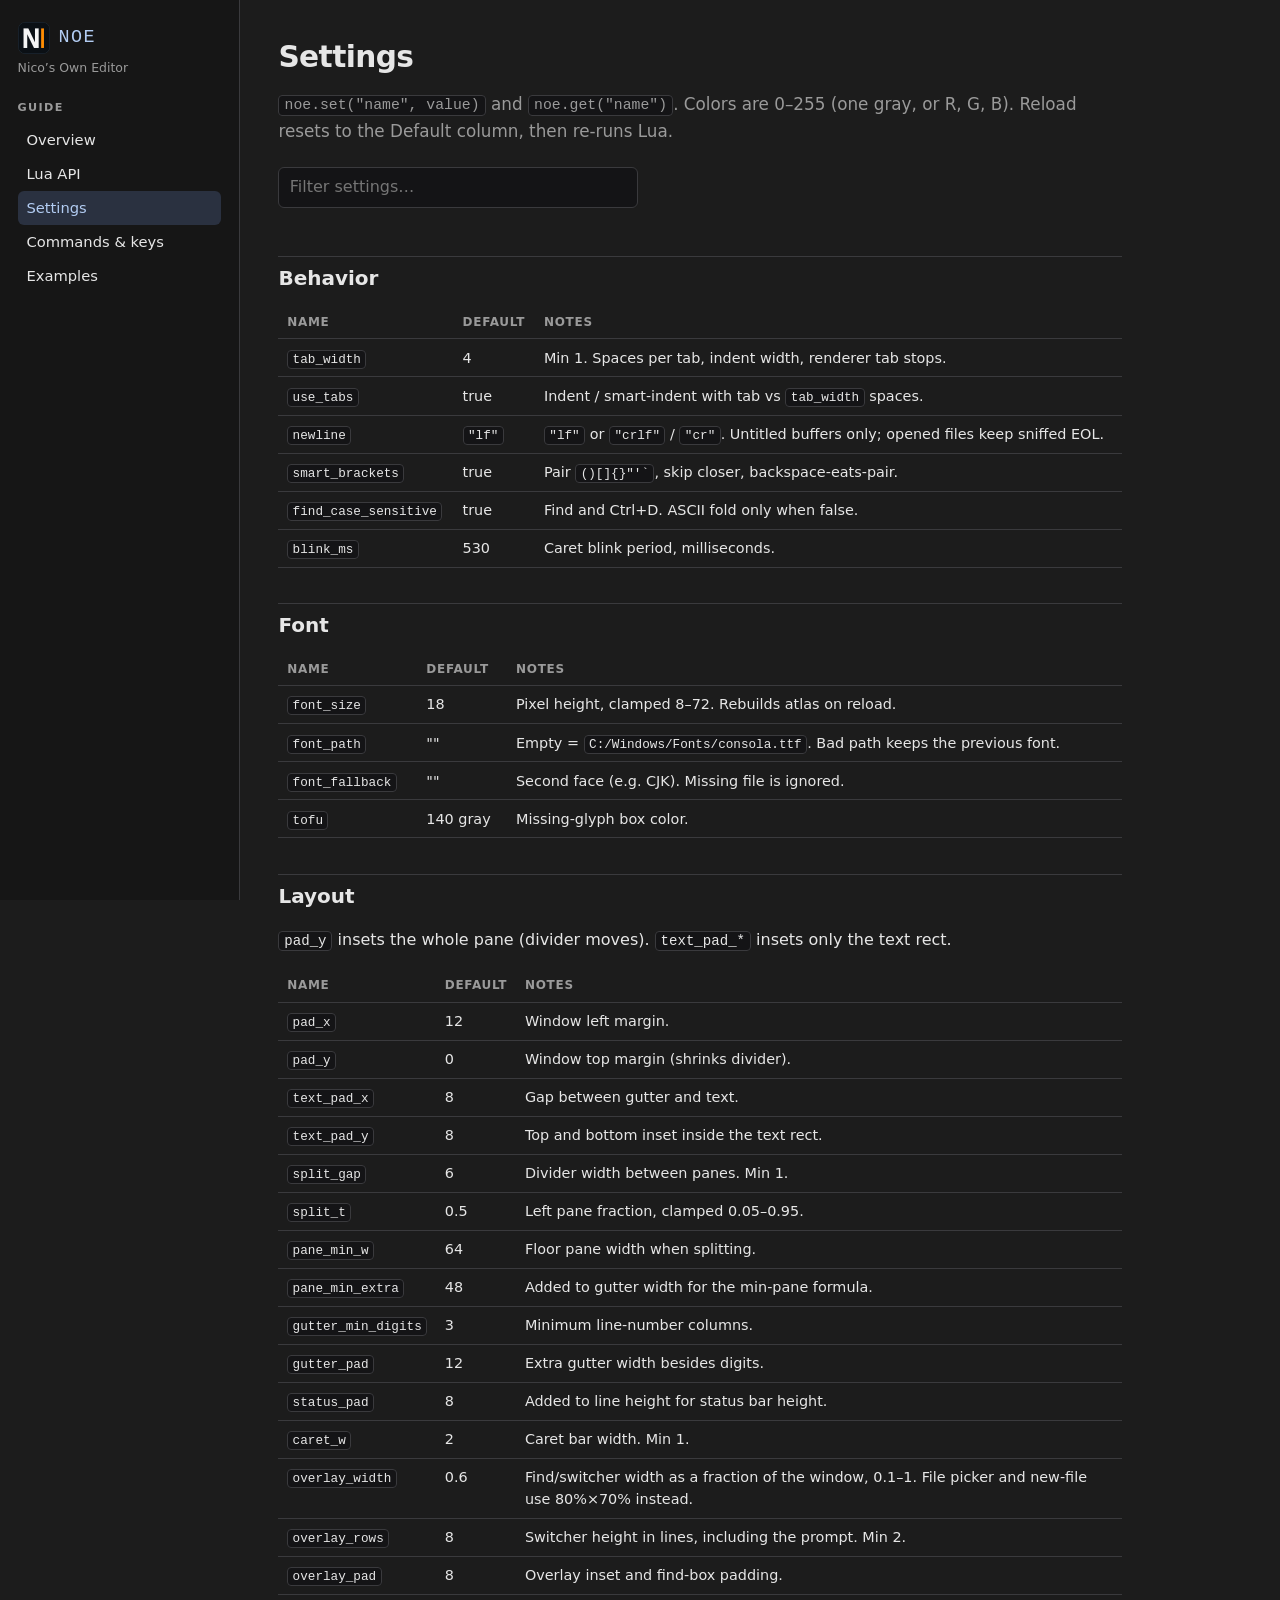
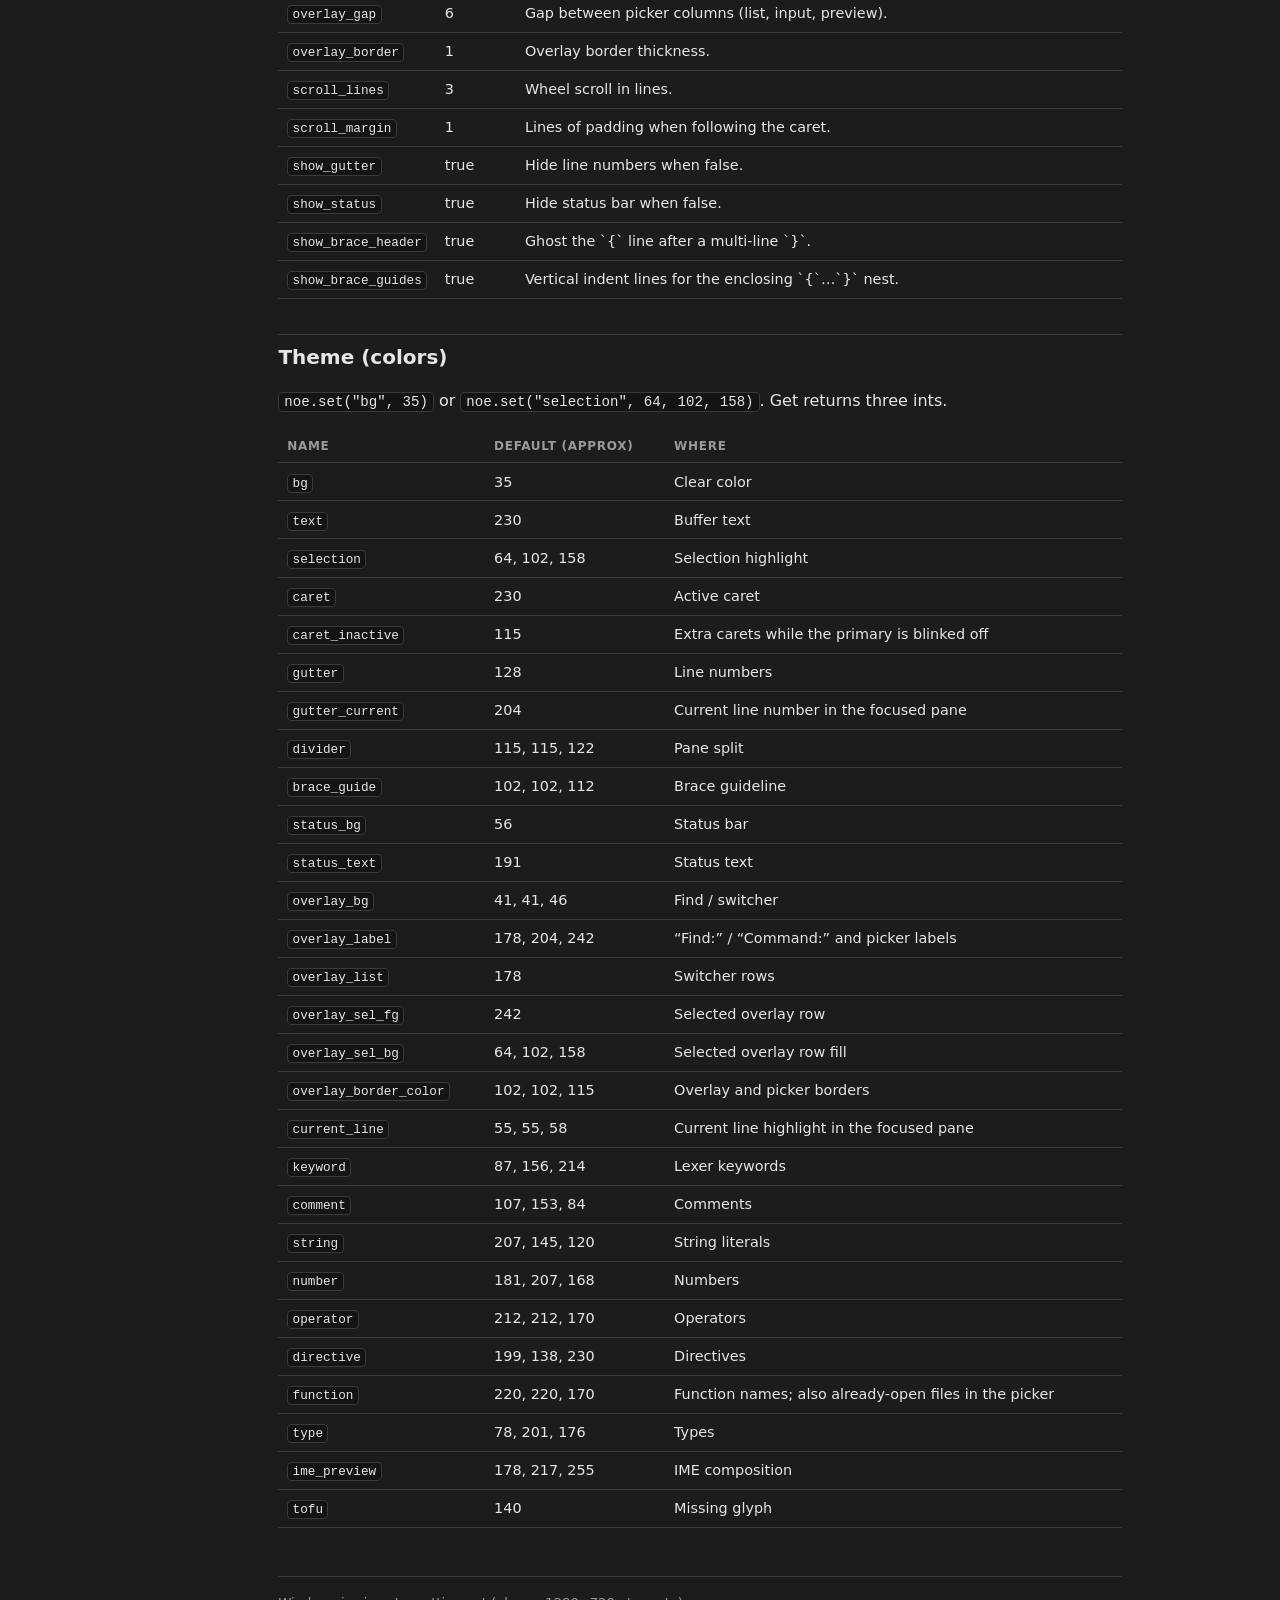
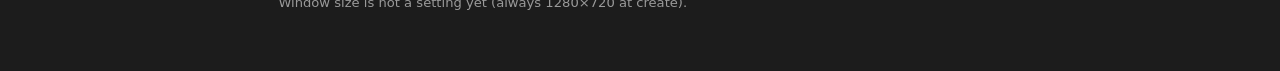
<file: docs/settings.html>
<!DOCTYPE html>
<html lang="en">
<head>
    <meta charset="utf-8">
    <meta name="viewport" content="width=device-width, initial-scale=1">
    <title>Settings — NOE</title>
    <link rel="icon" href="res/noe.png" type="image/png">
    <link rel="stylesheet" href="css/style.css">
</head>
<body>
<div class="layout">
<aside class="sidebar">
    <p class="brand"><img class="brand-mark" src="res/noe.png" width="32" height="32" alt="">NOE</p>
    <p class="brand-sub">Nico’s Own Editor</p>
    <nav>
        <h3>Guide</h3>
        <a href="index.html">Overview</a>
        <a href="lua.html">Lua API</a>
        <a href="settings.html">Settings</a>
        <a href="commands.html">Commands &amp; keys</a>
        <a href="examples.html">Examples</a>
    </nav>
</aside>
<main class="content">
    <h1>Settings</h1>
    <p class="lead"><code>noe.set("name", value)</code> and <code>noe.get("name")</code>. Colors are 0–255 (one gray, or R, G, B). Reload resets to the Default column, then re-runs Lua.</p>
    <input class="filter" id="filter" type="search" placeholder="Filter settings…">

    <h2>Behavior</h2>
    <table class="filterable">
        <thead><tr><th>Name</th><th>Default</th><th>Notes</th></tr></thead>
        <tbody>
            <tr><td><code>tab_width</code></td><td>4</td><td>Min 1. Spaces per tab, indent width, renderer tab stops.</td></tr>
            <tr><td><code>use_tabs</code></td><td>true</td><td>Indent / smart-indent with tab vs <code>tab_width</code> spaces.</td></tr>
            <tr><td><code>newline</code></td><td><code>"lf"</code></td><td><code>"lf"</code> or <code>"crlf"</code> / <code>"cr"</code>. Untitled buffers only; opened files keep sniffed EOL.</td></tr>
            <tr><td><code>smart_brackets</code></td><td>true</td><td>Pair <code>()[]{}"'`</code>, skip closer, backspace-eats-pair.</td></tr>
            <tr><td><code>find_case_sensitive</code></td><td>true</td><td>Find and Ctrl+D. ASCII fold only when false.</td></tr>
            <tr><td><code>blink_ms</code></td><td>530</td><td>Caret blink period, milliseconds.</td></tr>
        </tbody>
    </table>

    <h2>Font</h2>
    <table class="filterable">
        <thead><tr><th>Name</th><th>Default</th><th>Notes</th></tr></thead>
        <tbody>
            <tr><td><code>font_size</code></td><td>18</td><td>Pixel height, clamped 8–72. Rebuilds atlas on reload.</td></tr>
            <tr><td><code>font_path</code></td><td>""</td><td>Empty = <code>C:/Windows/Fonts/consola.ttf</code>. Bad path keeps the previous font.</td></tr>
            <tr><td><code>font_fallback</code></td><td>""</td><td>Second face (e.g. CJK). Missing file is ignored.</td></tr>
            <tr><td><code>tofu</code></td><td>140 gray</td><td>Missing-glyph box color.</td></tr>
        </tbody>
    </table>

    <h2>Layout</h2>
    <p><code>pad_y</code> insets the whole pane (divider moves). <code>text_pad_*</code> insets only the text rect.</p>
    <table class="filterable">
        <thead><tr><th>Name</th><th>Default</th><th>Notes</th></tr></thead>
        <tbody>
            <tr><td><code>pad_x</code></td><td>12</td><td>Window left margin.</td></tr>
            <tr><td><code>pad_y</code></td><td>0</td><td>Window top margin (shrinks divider).</td></tr>
            <tr><td><code>text_pad_x</code></td><td>8</td><td>Gap between gutter and text.</td></tr>
            <tr><td><code>text_pad_y</code></td><td>8</td><td>Top and bottom inset inside the text rect.</td></tr>
            <tr><td><code>split_gap</code></td><td>6</td><td>Divider width between panes. Min 1.</td></tr>
            <tr><td><code>split_t</code></td><td>0.5</td><td>Left pane fraction, clamped 0.05–0.95.</td></tr>
            <tr><td><code>pane_min_w</code></td><td>64</td><td>Floor pane width when splitting.</td></tr>
            <tr><td><code>pane_min_extra</code></td><td>48</td><td>Added to gutter width for the min-pane formula.</td></tr>
            <tr><td><code>gutter_min_digits</code></td><td>3</td><td>Minimum line-number columns.</td></tr>
            <tr><td><code>gutter_pad</code></td><td>12</td><td>Extra gutter width besides digits.</td></tr>
            <tr><td><code>status_pad</code></td><td>8</td><td>Added to line height for status bar height.</td></tr>
            <tr><td><code>caret_w</code></td><td>2</td><td>Caret bar width. Min 1.</td></tr>
            <tr><td><code>overlay_width</code></td><td>0.6</td><td>Find/switcher width as a fraction of the window, 0.1–1. File picker and new-file use 80%×70% instead.</td></tr>
            <tr><td><code>overlay_rows</code></td><td>8</td><td>Switcher height in lines, including the prompt. Min 2.</td></tr>
            <tr><td><code>overlay_pad</code></td><td>8</td><td>Overlay inset and find-box padding.</td></tr>
            <tr><td><code>overlay_gap</code></td><td>6</td><td>Gap between picker columns (list, input, preview).</td></tr>
            <tr><td><code>overlay_border</code></td><td>1</td><td>Overlay border thickness.</td></tr>
            <tr><td><code>scroll_lines</code></td><td>3</td><td>Wheel scroll in lines.</td></tr>
            <tr><td><code>scroll_margin</code></td><td>1</td><td>Lines of padding when following the caret.</td></tr>
            <tr><td><code>show_gutter</code></td><td>true</td><td>Hide line numbers when false.</td></tr>
            <tr><td><code>show_status</code></td><td>true</td><td>Hide status bar when false.</td></tr>
            <tr><td><code>show_brace_header</code></td><td>true</td><td>Ghost the `{` line after a multi-line `}`.</td></tr>
            <tr><td><code>show_brace_guides</code></td><td>true</td><td>Vertical indent lines for the enclosing `{`…`}` nest.</td></tr>
        </tbody>
    </table>

    <h2>Theme (colors)</h2>
    <p><code>noe.set("bg", 35)</code> or <code>noe.set("selection", 64, 102, 158)</code>. Get returns three ints.</p>
    <table class="filterable">
        <thead><tr><th>Name</th><th>Default (approx)</th><th>Where</th></tr></thead>
        <tbody>
            <tr><td><code>bg</code></td><td>35</td><td>Clear color</td></tr>
            <tr><td><code>text</code></td><td>230</td><td>Buffer text</td></tr>
            <tr><td><code>selection</code></td><td>64, 102, 158</td><td>Selection highlight</td></tr>
            <tr><td><code>caret</code></td><td>230</td><td>Active caret</td></tr>
            <tr><td><code>caret_inactive</code></td><td>115</td><td>Extra carets while the primary is blinked off</td></tr>
            <tr><td><code>gutter</code></td><td>128</td><td>Line numbers</td></tr>
            <tr><td><code>gutter_current</code></td><td>204</td><td>Current line number in the focused pane</td></tr>
            <tr><td><code>divider</code></td><td>115, 115, 122</td><td>Pane split</td></tr>
            <tr><td><code>brace_guide</code></td><td>102, 102, 112</td><td>Brace guideline</td></tr>
            <tr><td><code>status_bg</code></td><td>56</td><td>Status bar</td></tr>
            <tr><td><code>status_text</code></td><td>191</td><td>Status text</td></tr>
            <tr><td><code>overlay_bg</code></td><td>41, 41, 46</td><td>Find / switcher</td></tr>
            <tr><td><code>overlay_label</code></td><td>178, 204, 242</td><td>“Find:” / “Command:” and picker labels</td></tr>
            <tr><td><code>overlay_list</code></td><td>178</td><td>Switcher rows</td></tr>
            <tr><td><code>overlay_sel_fg</code></td><td>242</td><td>Selected overlay row</td></tr>
            <tr><td><code>overlay_sel_bg</code></td><td>64, 102, 158</td><td>Selected overlay row fill</td></tr>
            <tr><td><code>overlay_border_color</code></td><td>102, 102, 115</td><td>Overlay and picker borders</td></tr>
            <tr><td><code>current_line</code></td><td>55, 55, 58</td><td>Current line highlight in the focused pane</td></tr>
            <tr><td><code>keyword</code></td><td>87, 156, 214</td><td>Lexer keywords</td></tr>
            <tr><td><code>comment</code></td><td>107, 153, 84</td><td>Comments</td></tr>
            <tr><td><code>string</code></td><td>207, 145, 120</td><td>String literals</td></tr>
            <tr><td><code>number</code></td><td>181, 207, 168</td><td>Numbers</td></tr>
            <tr><td><code>operator</code></td><td>212, 212, 170</td><td>Operators</td></tr>
            <tr><td><code>directive</code></td><td>199, 138, 230</td><td>Directives</td></tr>
            <tr><td><code>function</code></td><td>220, 220, 170</td><td>Function names; also already-open files in the picker</td></tr>
            <tr><td><code>type</code></td><td>78, 201, 176</td><td>Types</td></tr>
            <tr><td><code>ime_preview</code></td><td>178, 217, 255</td><td>IME composition</td></tr>
            <tr><td><code>tofu</code></td><td>140</td><td>Missing glyph</td></tr>
        </tbody>
    </table>

    <p class="footer">Window size is not a setting yet (always 1280×720 at create).</p>
</main>
</div>
<script src="js/nav.js"></script>
</body>
</html>
</file>
<file: docs/css/style.css>
:root {
    --bg: #1c1c1c;
    --bg-raised: #232323;
    --bg-sidebar: #161616;
    --border: #3a3a3d;
    --text: #e6e6e6;
    --muted: #9a9a9a;
    --accent: #b2ccf2;
    --accent-dim: #6a849e;
    --code-bg: #141416;
    --ok: #8fbf8f;
    --warn: #c9a86c;
    --link: #b2ccf2;
    --radius: 8px;
    --sidebar-w: 240px;
    --font: "Segoe UI", system-ui, sans-serif;
    --mono: Consolas, "Cascadia Mono", "Cascadia Code", ui-monospace, monospace;
}

* { box-sizing: border-box; }

html, body {
    margin: 0;
    padding: 0;
    background: var(--bg);
    color: var(--text);
    font-family: var(--font);
    font-size: 16px;
    line-height: 1.55;
}

a { color: var(--link); text-decoration: none; }
a:hover { text-decoration: underline; }

.layout {
    display: grid;
    grid-template-columns: var(--sidebar-w) 1fr;
    min-height: 100vh;
}

.sidebar {
    position: sticky;
    top: 0;
    height: 100vh;
    overflow-y: auto;
    background: var(--bg-sidebar);
    border-right: 1px solid var(--border);
    padding: 1.4rem 1.1rem 2rem;
}

.brand {
    display: flex;
    align-items: center;
    gap: 0.55rem;
    font-family: var(--mono);
    font-size: 1.15rem;
    letter-spacing: 0.08em;
    color: var(--accent);
    margin: 0 0 0.2rem;
}

.brand-mark {
    width: 32px;
    height: 32px;
    border-radius: 7px;
    display: block;
    flex-shrink: 0;
}

.hero-mark {
    width: 72px;
    height: 72px;
    border-radius: 16px;
    display: block;
    margin: 0 0 1rem;
}

.brand-sub {
    color: var(--muted);
    font-size: 0.78rem;
    margin: 0 0 1.4rem;
}

.sidebar nav a {
    display: block;
    padding: 0.35rem 0.55rem;
    border-radius: 6px;
    color: var(--text);
    font-size: 0.92rem;
}

.sidebar nav a:hover {
    background: var(--bg-raised);
    text-decoration: none;
}

.sidebar nav a.active {
    background: #2a3140;
    color: var(--accent);
}

.sidebar h3 {
    font-size: 0.7rem;
    text-transform: uppercase;
    letter-spacing: 0.12em;
    color: var(--muted);
    margin: 1.2rem 0 0.4rem;
}

.content {
    max-width: 920px;
    padding: 2.2rem 2.4rem 4rem;
}

h1 {
    font-size: 1.85rem;
    font-weight: 650;
    margin: 0 0 0.6rem;
    letter-spacing: -0.02em;
}

h2 {
    font-size: 1.25rem;
    margin: 2.2rem 0 0.7rem;
    padding-top: 0.4rem;
    border-top: 1px solid var(--border);
}

h3 { font-size: 1.02rem; margin: 1.4rem 0 0.45rem; }

p, li { color: var(--text); }
.muted, .lead { color: var(--muted); }
.lead { font-size: 1.05rem; margin-top: 0; }

code, kbd {
    font-family: var(--mono);
    font-size: 0.88em;
}

code {
    background: var(--code-bg);
    border: 1px solid var(--border);
    border-radius: 4px;
    padding: 0.08em 0.35em;
}

kbd {
    background: var(--bg-raised);
    border: 1px solid var(--border);
    border-bottom-width: 2px;
    border-radius: 4px;
    padding: 0.05em 0.4em;
    font-size: 0.82em;
}

pre {
    position: relative;
    background: var(--code-bg);
    border: 1px solid var(--border);
    border-radius: var(--radius);
    padding: 0.95rem 1rem 1rem;
    overflow-x: auto;
    line-height: 1.45;
}

pre code {
    background: none;
    border: none;
    padding: 0;
    font-size: 0.84rem;
}

.copy {
    position: absolute;
    top: 0.45rem;
    right: 0.45rem;
    background: var(--bg-raised);
    color: var(--muted);
    border: 1px solid var(--border);
    border-radius: 4px;
    font: inherit;
    font-size: 0.72rem;
    padding: 0.2rem 0.45rem;
    cursor: pointer;
}

.copy:hover { color: var(--text); }

table {
    width: 100%;
    border-collapse: collapse;
    font-size: 0.9rem;
    margin: 0.6rem 0 1.2rem;
}

th, td {
    text-align: left;
    vertical-align: top;
    padding: 0.45rem 0.55rem;
    border-bottom: 1px solid var(--border);
}

th {
    color: var(--muted);
    font-weight: 600;
    font-size: 0.75rem;
    text-transform: uppercase;
    letter-spacing: 0.06em;
}

tr:hover td { background: #242424; }

.filter {
    width: 100%;
    max-width: 360px;
    background: var(--code-bg);
    color: var(--text);
    border: 1px solid var(--border);
    border-radius: 6px;
    padding: 0.45rem 0.65rem;
    font: inherit;
    margin: 0.4rem 0 0.8rem;
}

.filter:focus { outline: 1px solid var(--accent-dim); }

.cards {
    display: grid;
    grid-template-columns: repeat(auto-fit, minmax(200px, 1fr));
    gap: 0.8rem;
    margin: 1.1rem 0 1.6rem;
}

.card {
    background: var(--bg-raised);
    border: 1px solid var(--border);
    border-radius: var(--radius);
    padding: 0.9rem 1rem;
}

.card h3 { margin: 0 0 0.35rem; }
.card p { margin: 0; color: var(--muted); font-size: 0.9rem; }

.callout {
    border-left: 3px solid var(--accent);
    background: #20242c;
    padding: 0.7rem 0.9rem;
    border-radius: 0 var(--radius) var(--radius) 0;
    margin: 1rem 0;
    font-size: 0.92rem;
}

.callout.warn { border-left-color: var(--warn); background: #2a261c; }

.sig {
    font-family: var(--mono);
    font-size: 0.92rem;
    color: var(--accent);
}

.pill {
    display: inline-block;
    font-size: 0.72rem;
    font-family: var(--mono);
    color: var(--ok);
    border: 1px solid #3d5a3d;
    border-radius: 999px;
    padding: 0.05rem 0.45rem;
    margin-left: 0.35rem;
}

.footer {
    margin-top: 3rem;
    padding-top: 1rem;
    border-top: 1px solid var(--border);
    color: var(--muted);
    font-size: 0.82rem;
}

@media (max-width: 800px) {
    .layout { grid-template-columns: 1fr; }
    .sidebar {
        position: relative;
        height: auto;
        border-right: none;
        border-bottom: 1px solid var(--border);
    }
    .content { padding: 1.4rem 1.1rem 3rem; }
}
</file>
